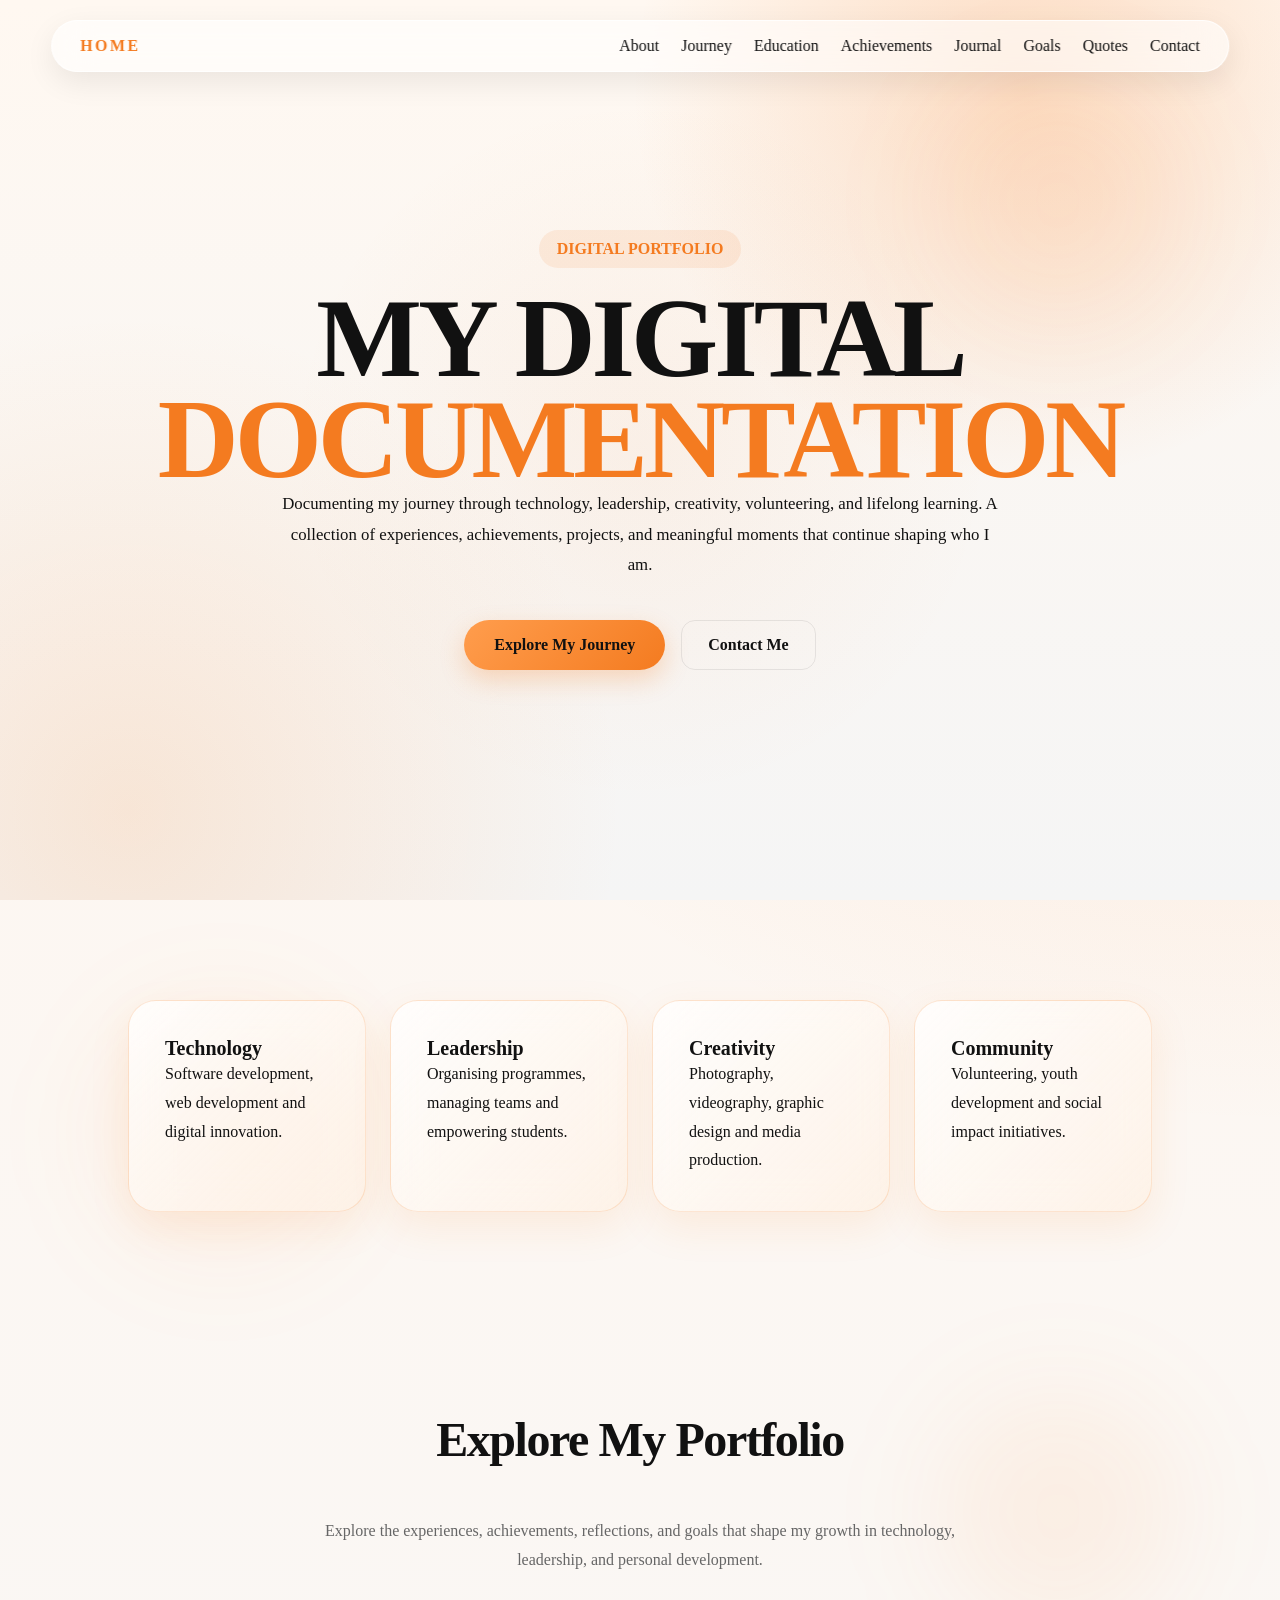
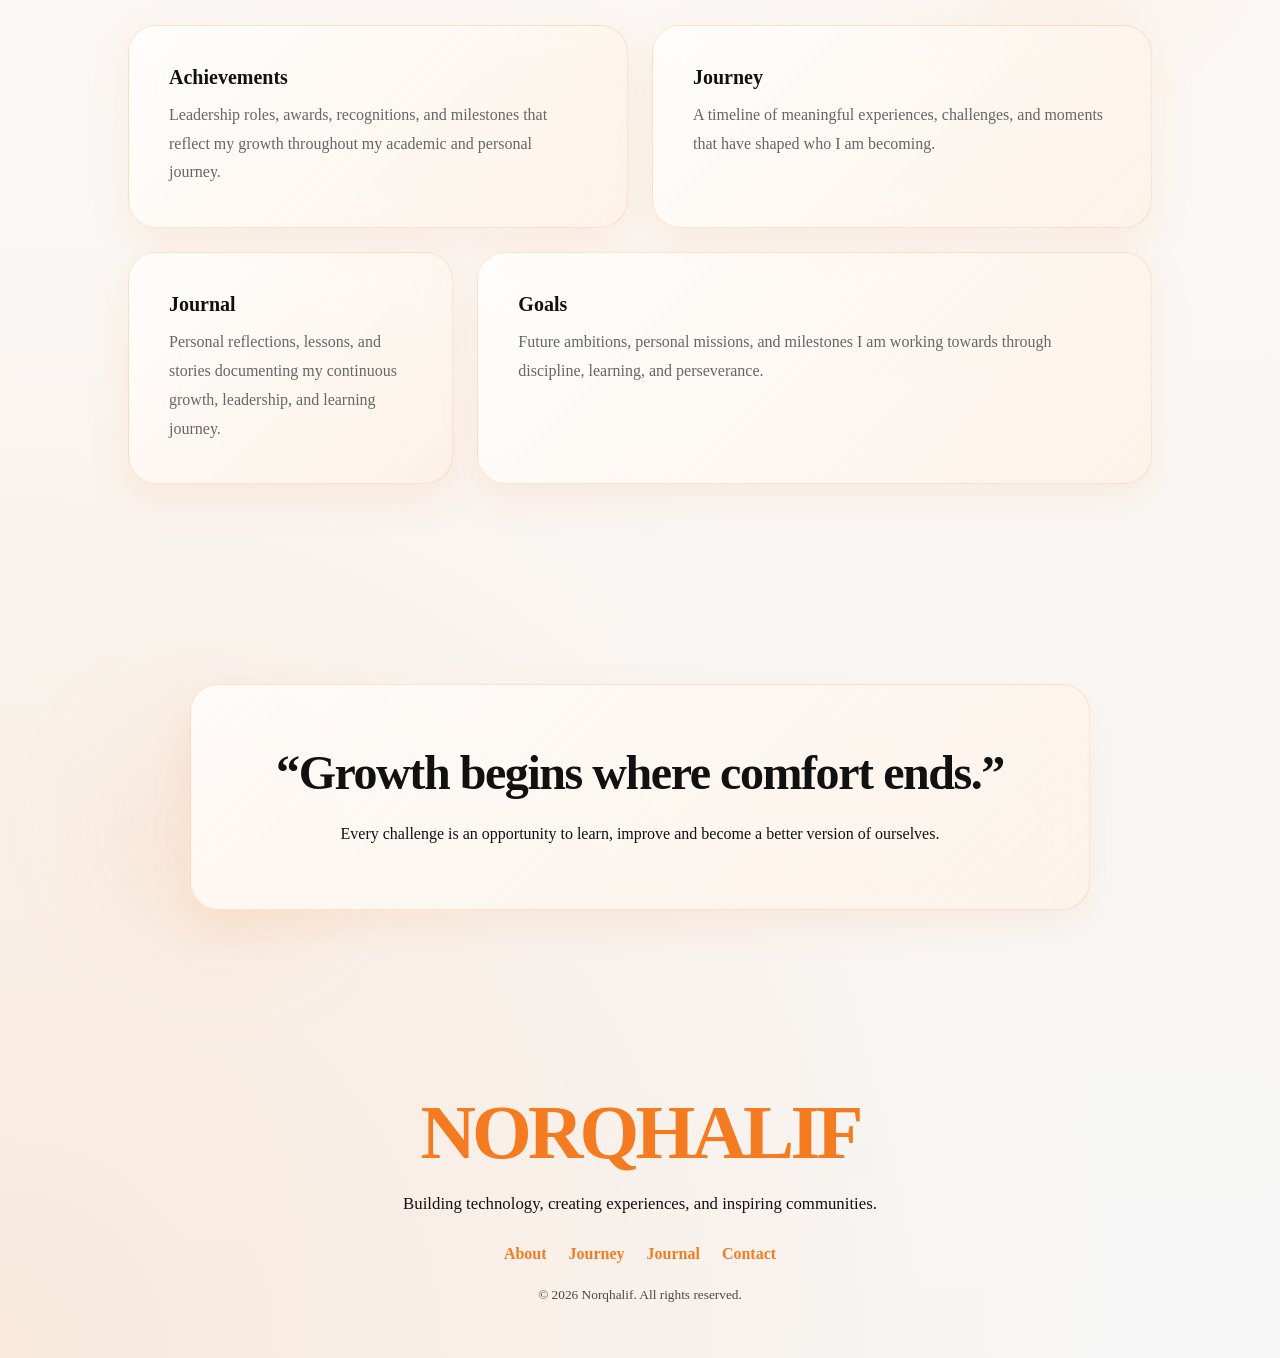
<file: index.html>
<!DOCTYPE html>
<html lang="en">
<head>

<meta charset="UTF-8">
<meta name="viewport" content="width=device-width, initial-scale=1.0">

<title>Norqhalif | Portfolio</title>

<link rel="preconnect" href="https://fonts.googleapis.com">
<link rel="preconnect" href="https://fonts.gstatic.com" crossorigin>

<link href="https://fonts.googleapis.com/css2?family=Outfit:wght@300;400;500;600;700;800;900&display=swap" rel="stylesheet">

<link rel="stylesheet" href="assets/css/style.css">

</head>

<body>

<div class="bg-gradient"></div>

<!-- NAVIGATION -->

<nav class="navbar">

    <a href="index.html" class="logo">
        HOME
    </a>

    <button class="menu-toggle" onclick="toggleMenu()">
        ☰
    </button>

    <ul class="nav-links" id="navLinks">
        <li><a href="pages/about.html">About</a></li>
        <li><a href="pages/journey.html">Journey</a></li>
        <li><a href="pages/education.html">Education</a></li>
        <li><a href="pages/achievements.html">Achievements</a></li>
        <li><a href="pages/journal.html">Journal</a></li>
        <li><a href="pages/goals.html">Goals</a></li>
        <li><a href="pages/quotes.html">Quotes</a></li>
        <li><a href="pages/contact.html">Contact</a></li>
    </ul>

</nav>

<!-- HERO -->

<section class="hero">


    <div class="hero-content">

        <span class="hero-tag">
            DIGITAL PORTFOLIO
        </span>

        <h1>
            MY DIGITAL<br>
            <span class="accent">DOCUMENTATION</span>
        </h1>

        <p class="description">
            Documenting my journey through technology, leadership,
            creativity, volunteering, and lifelong learning.
            A collection of experiences, achievements, projects,
            and meaningful moments that continue shaping who I am.
        </p>

        <div class="hero-buttons">

            <a href="pages/about.html" class="btn-primary">
                Explore My Journey
            </a>

            <a href="pages/contact.html" class="btn-secondary">
                Contact Me
            </a>

        </div>

    </div>

</section>

<!-- STATS -->

<section class="stats">

    <div class="stat-card">
        <h3>Technology</h3>
        <p>
            Software development, web development and digital innovation.
        </p>
    </div>

    <div class="stat-card">
        <h3>Leadership</h3>
        <p>
            Organising programmes, managing teams and empowering students.
        </p>
    </div>

    <div class="stat-card">
        <h3>Creativity</h3>
        <p>
            Photography, videography, graphic design and media production.
        </p>
    </div>

    <div class="stat-card">
        <h3>Community</h3>
        <p>
            Volunteering, youth development and social impact initiatives.
        </p>
    </div>

</section>

<!-- FEATURED -->

<section class="featured">

    <h2>Explore My Portfolio</h2>

    <p class="section-subtitle">
        Explore the experiences, achievements, reflections, and goals that shape my growth in technology, leadership, and personal development.
    </p>

    <div class="featured-grid">

        <a href="pages/achievements.html" class="feature-card">

            <h3>Achievements</h3>

            <p>
                Leadership roles, awards, recognitions, and milestones that reflect my growth throughout my academic and personal journey.
            </p>

        </a>

        <a href="pages/journey.html" class="feature-card">

            <h3>Journey</h3>

            <p>
                A timeline of meaningful experiences, challenges, and moments that have shaped who I am becoming.
            </p>

        </a>

        <a href="pages/journal.html" class="feature-card">

            <h3>Journal</h3>

            <p>
                Personal reflections, lessons, and stories documenting my continuous growth, leadership, and learning journey.
            </p>

        </a>

        <a href="pages/goals.html" class="feature-card">

            <h3>Goals</h3>

            <p>
                Future ambitions, personal missions, and milestones I am working towards through discipline, learning, and perseverance.
            </p>

        </a>

    </div>

</section>

<!-- QUOTE -->

<section class="quote-section">

    <div class="quote-card">

        <h2>
            “Growth begins where comfort ends.”
        </h2>

        <p>
            Every challenge is an opportunity to learn,
            improve and become a better version of ourselves.
        </p>

    </div>

</section>

<!-- FOOTER -->

<footer>

    <h2>NORQHALIF</h2>

    <p>
        Building technology, creating experiences,
        and inspiring communities.
    </p>

    <div class="footer-links">

        <a href="pages/about.html">About</a>
        <a href="pages/journey.html">Journey</a>
        <a href="pages/journal.html">Journal</a>
        <a href="pages/contact.html">Contact</a>

    </div>

    <small>
        © 2026 Norqhalif. All rights reserved.
    </small>

</footer>

<div class="cursor-glow"></div>

<script src="assets/js/particles.js"></script>
<script src="assets/js/app.js"></script>
<script src="assets/js/script.js"></script>

<script>
function toggleMenu(){
    const navLinks = document.getElementById("navLinks");
    const menuButton = document.querySelector(".menu-toggle");

    navLinks.classList.toggle("active");

    if(navLinks.classList.contains("active")){
        menuButton.innerHTML = "×";
    }else{
        menuButton.innerHTML = "☰";
    }
}
</script>

</body>
</html>
</file>
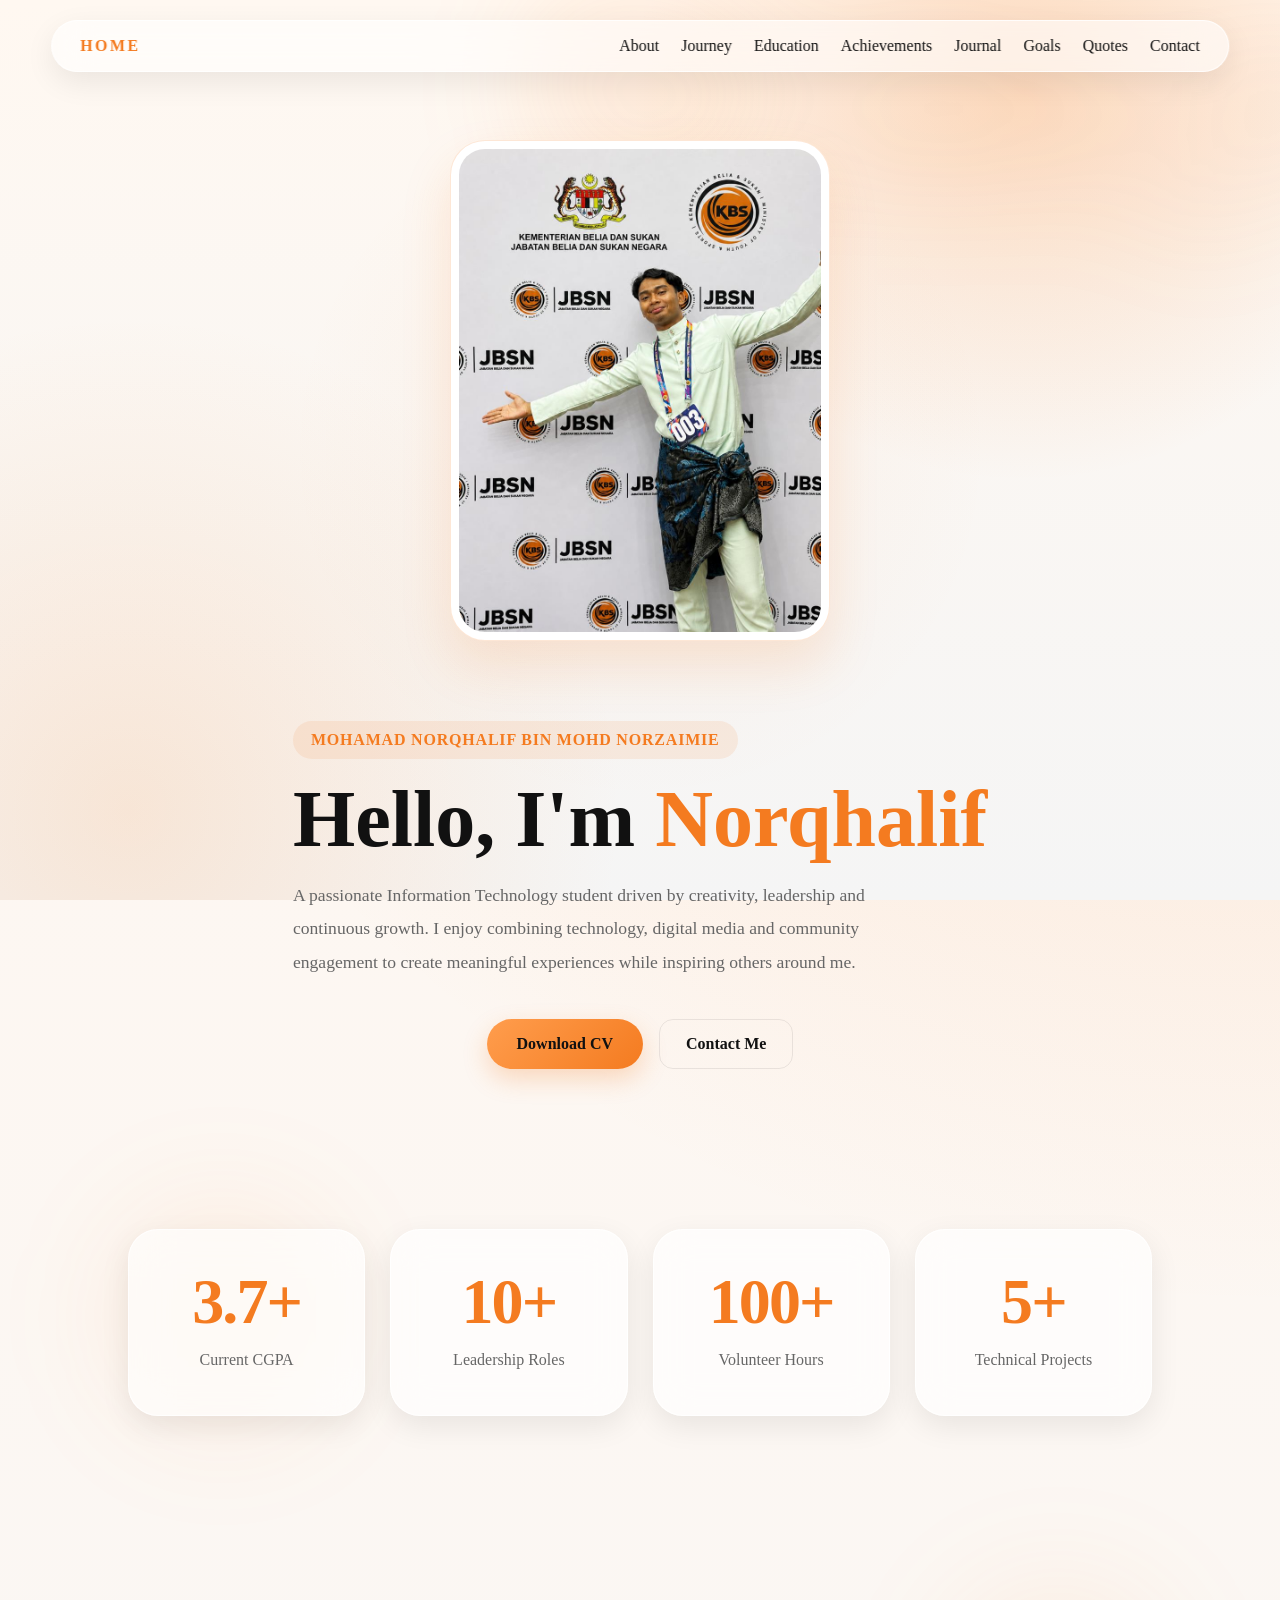
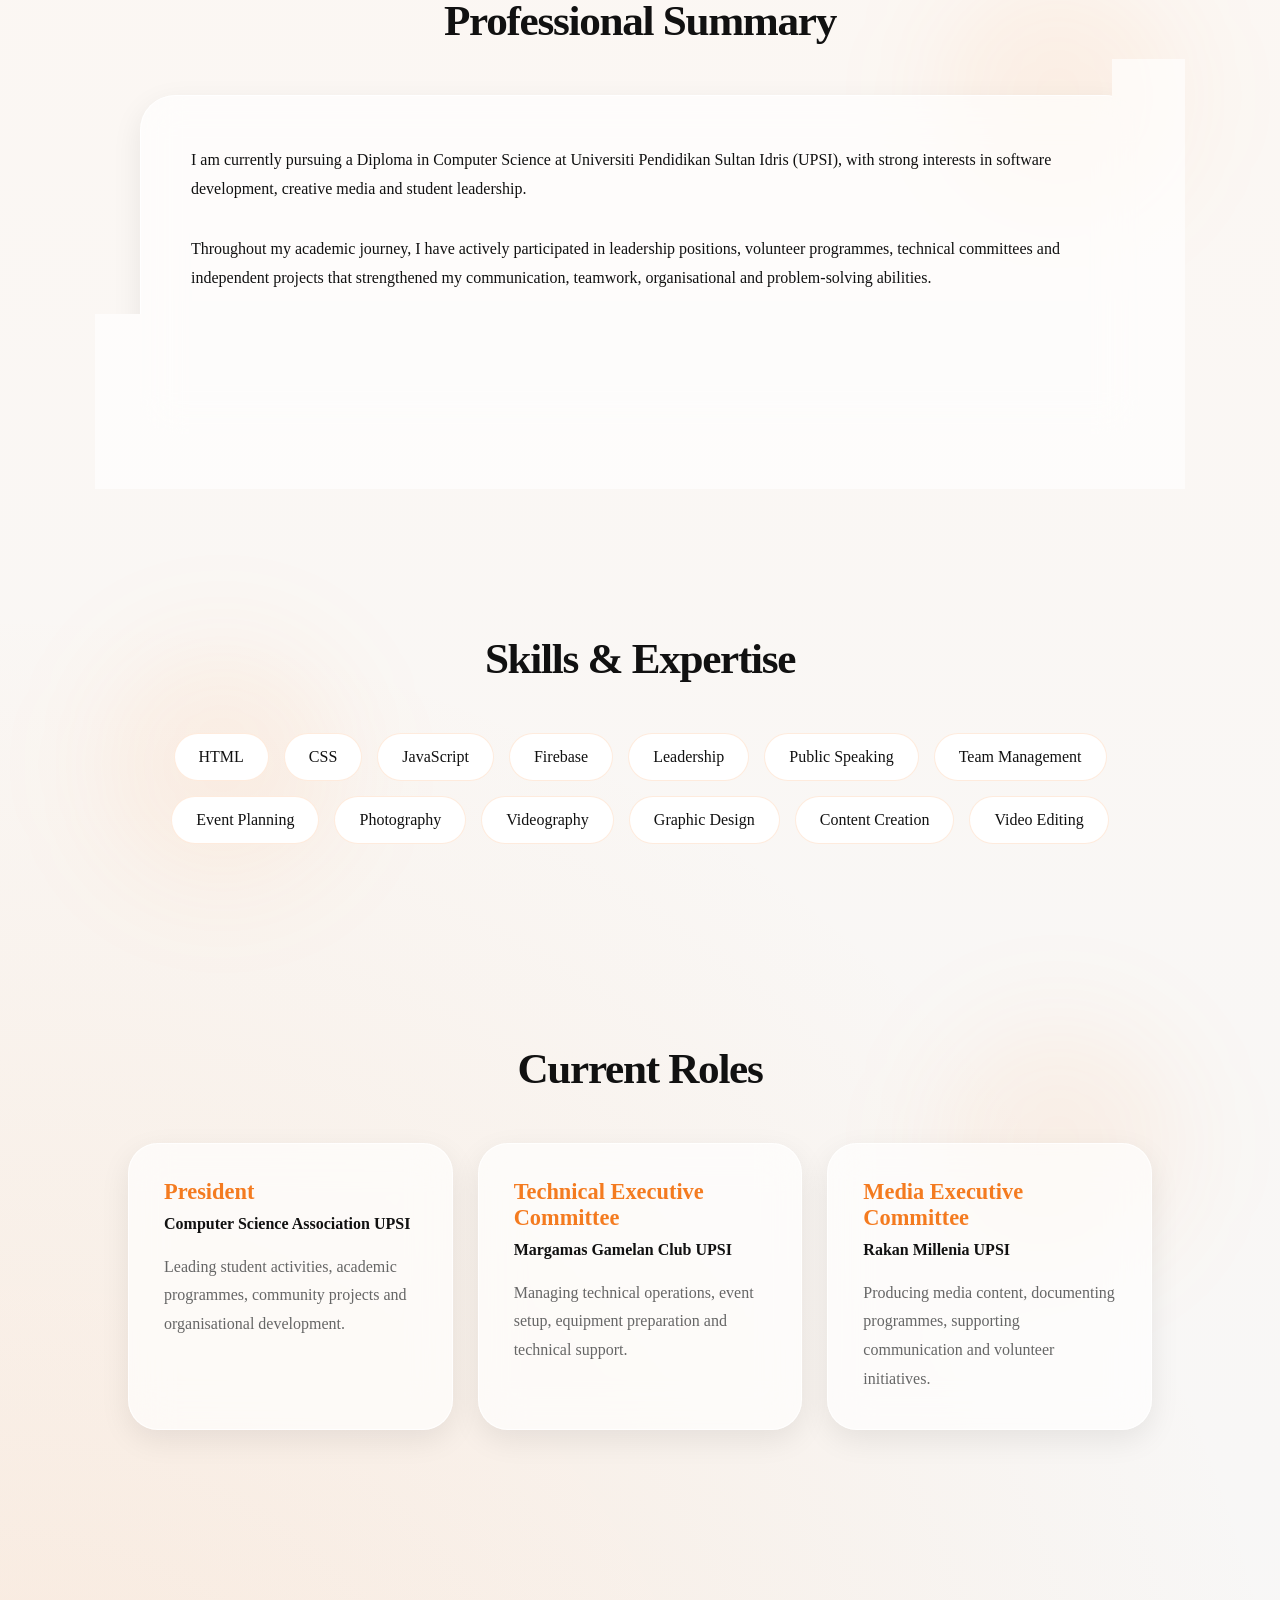
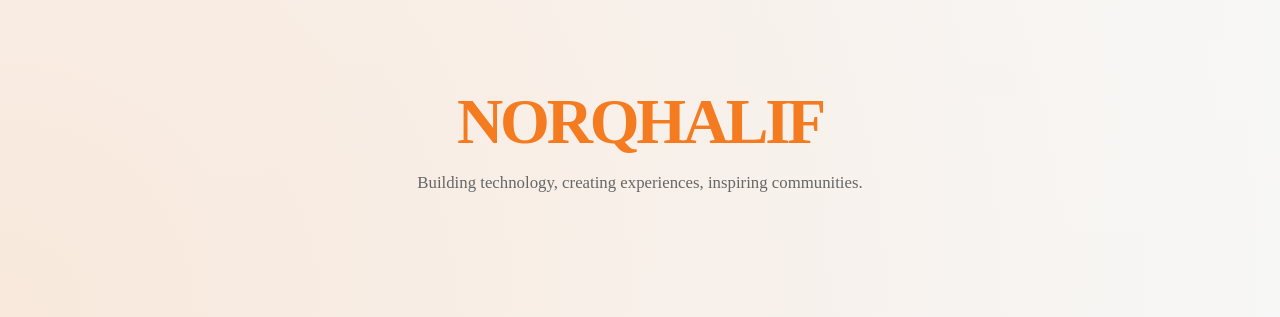
<file: pages/about.html>
<!DOCTYPE html>
<html lang="en">
<head>
<meta charset="UTF-8">
<meta name="viewport" content="width=device-width, initial-scale=1.0">

<title>About | Norqhalif</title>

<link rel="preconnect" href="https://fonts.googleapis.com">
<link rel="preconnect" href="https://fonts.gstatic.com" crossorigin>

<link href="https://fonts.googleapis.com/css2?family=Inter:wght@300;400;500;600;700;800;900&display=swap" rel="stylesheet">

<link rel="stylesheet" href="../assets/css/style.css">
<link rel="stylesheet" href="../assets/css/about.css">

</head>
<body>

<div class="bg-gradient"></div>

<nav class="navbar">

    <a href="../index.html" class="logo">
        HOME
    </a>

    <button class="menu-toggle" onclick="toggleMenu()">
        ☰
    </button>

    <ul class="nav-links" id="navLinks">
        <li><a href="about.html">About</a></li>
        <li><a href="journey.html">Journey</a></li>
        <li><a href="education.html">Education</a></li>
        <li><a href="achievements.html">Achievements</a></li>
        <li><a href="journal.html">Journal</a></li>
        <li><a href="goals.html">Goals</a></li>
        <li><a href="quotes.html">Quotes</a></li>
        <li><a href="contact.html">Contact</a></li>
    </ul>

</nav>

<section class="about-hero">

    <div class="profile-card">

        <img
        src="../assets/images/profile/profile.jpeg"
        alt="Norqhalif">

    </div>

    <div class="about-content">

        <span class="tag">
            MOHAMAD NORQHALIF BIN MOHD NORZAIMIE
        </span>

        <h1>
Hello, I'm
<span class="accent">Norqhalif</span>
</h1>

        <p class="intro">
            A passionate Information Technology student driven by creativity,
            leadership and continuous growth. I enjoy combining technology,
            digital media and community engagement to create meaningful
            experiences while inspiring others around me.
        </p>

        <div class="hero-buttons">

            <a href="../assets/files/NORQHALIF_CV.pdf" class="btn-primary" download>
                Download CV
            </a>

            <a href="contact.html" class="btn-secondary">
                Contact Me
            </a>

        </div>

    </div>

</section>

<section class="stats-section">

    <div class="stat-box">
        <h2>3.7+</h2>
        <p>Current CGPA</p>
    </div>

    <div class="stat-box">
        <h2>10+</h2>
        <p>Leadership Roles</p>
    </div>

    <div class="stat-box">
        <h2>100+</h2>
        <p>Volunteer Hours</p>
    </div>

    <div class="stat-box">
        <h2>5+</h2>
        <p>Technical Projects</p>
    </div>

</section>

<section class="about-section">

    <h2>Professional Summary</h2>

    <div class="glass-panel">

        <p>
            I am currently pursuing a Diploma in Computer Science at
            Universiti Pendidikan Sultan Idris (UPSI), with strong interests
            in software development, creative media and student leadership.
        </p>

        <br>

        <p>
            Throughout my academic journey, I have actively participated in
            leadership positions, volunteer programmes, technical committees
            and independent projects that strengthened my communication,
            teamwork, organisational and problem-solving abilities.
        </p>

        <br>

        <p>
            I am passionate about continuous self-development and aspire to
            gain international exposure through youth exchange programmes
            while contributing meaningfully to technological innovation,
            youth empowerment and community growth.
        </p>

    </div>

</section>

<section class="skills-section">

    <h2>Skills & Expertise</h2>

    <div class="skills-grid">

        <div class="skill">HTML</div>
        <div class="skill">CSS</div>
        <div class="skill">JavaScript</div>
        <div class="skill">Firebase</div>

        <div class="skill">Leadership</div>
        <div class="skill">Public Speaking</div>
        <div class="skill">Team Management</div>
        <div class="skill">Event Planning</div>

        <div class="skill">Photography</div>
        <div class="skill">Videography</div>
        <div class="skill">Graphic Design</div>
        <div class="skill">Content Creation</div>
        <div class="skill">Video Editing</div>


    </div>

</section>

<section class="roles-section">

    <h2>Current Roles</h2>

    <div class="roles-grid">

        <div class="role-card">

            <h3>
                President
            </h3>

            <h4>
                Computer Science Association UPSI
            </h4>

            <p>
                Leading student activities, academic programmes,
                community projects and organisational development.
            </p>

        </div>

        <div class="role-card">

            <h3>
                Technical Executive Committee
            </h3>

            <h4>
                Margamas Gamelan Club UPSI
            </h4>

            <p>
                Managing technical operations, event setup,
                equipment preparation and technical support.
            </p>

        </div>

        <div class="role-card">

            <h3>
                Media Executive Committee
            </h3>

            <h4>
                Rakan Millenia UPSI
            </h4>

            <p>
                Producing media content, documenting programmes,
                supporting communication and volunteer initiatives.
            </p>

        </div>

    </div>

</section>


<footer class="page-footer">

    <h3>NORQHALIF</h3>

    <p>
        Building technology, creating experiences,
        inspiring communities.
    </p>

</footer>

<script src="../assets/js/app.js"></script>
<script src="../assets/js/script.js"></script>
<script>
function toggleMenu(){
    const navLinks = document.getElementById("navLinks");
    const menuButton = document.querySelector(".menu-toggle");

    navLinks.classList.toggle("active");

    if(navLinks.classList.contains("active")){
        menuButton.innerHTML = "×";
    }else{
        menuButton.innerHTML = "☰";
    }
}
</script>

</body>
</html>
</file>
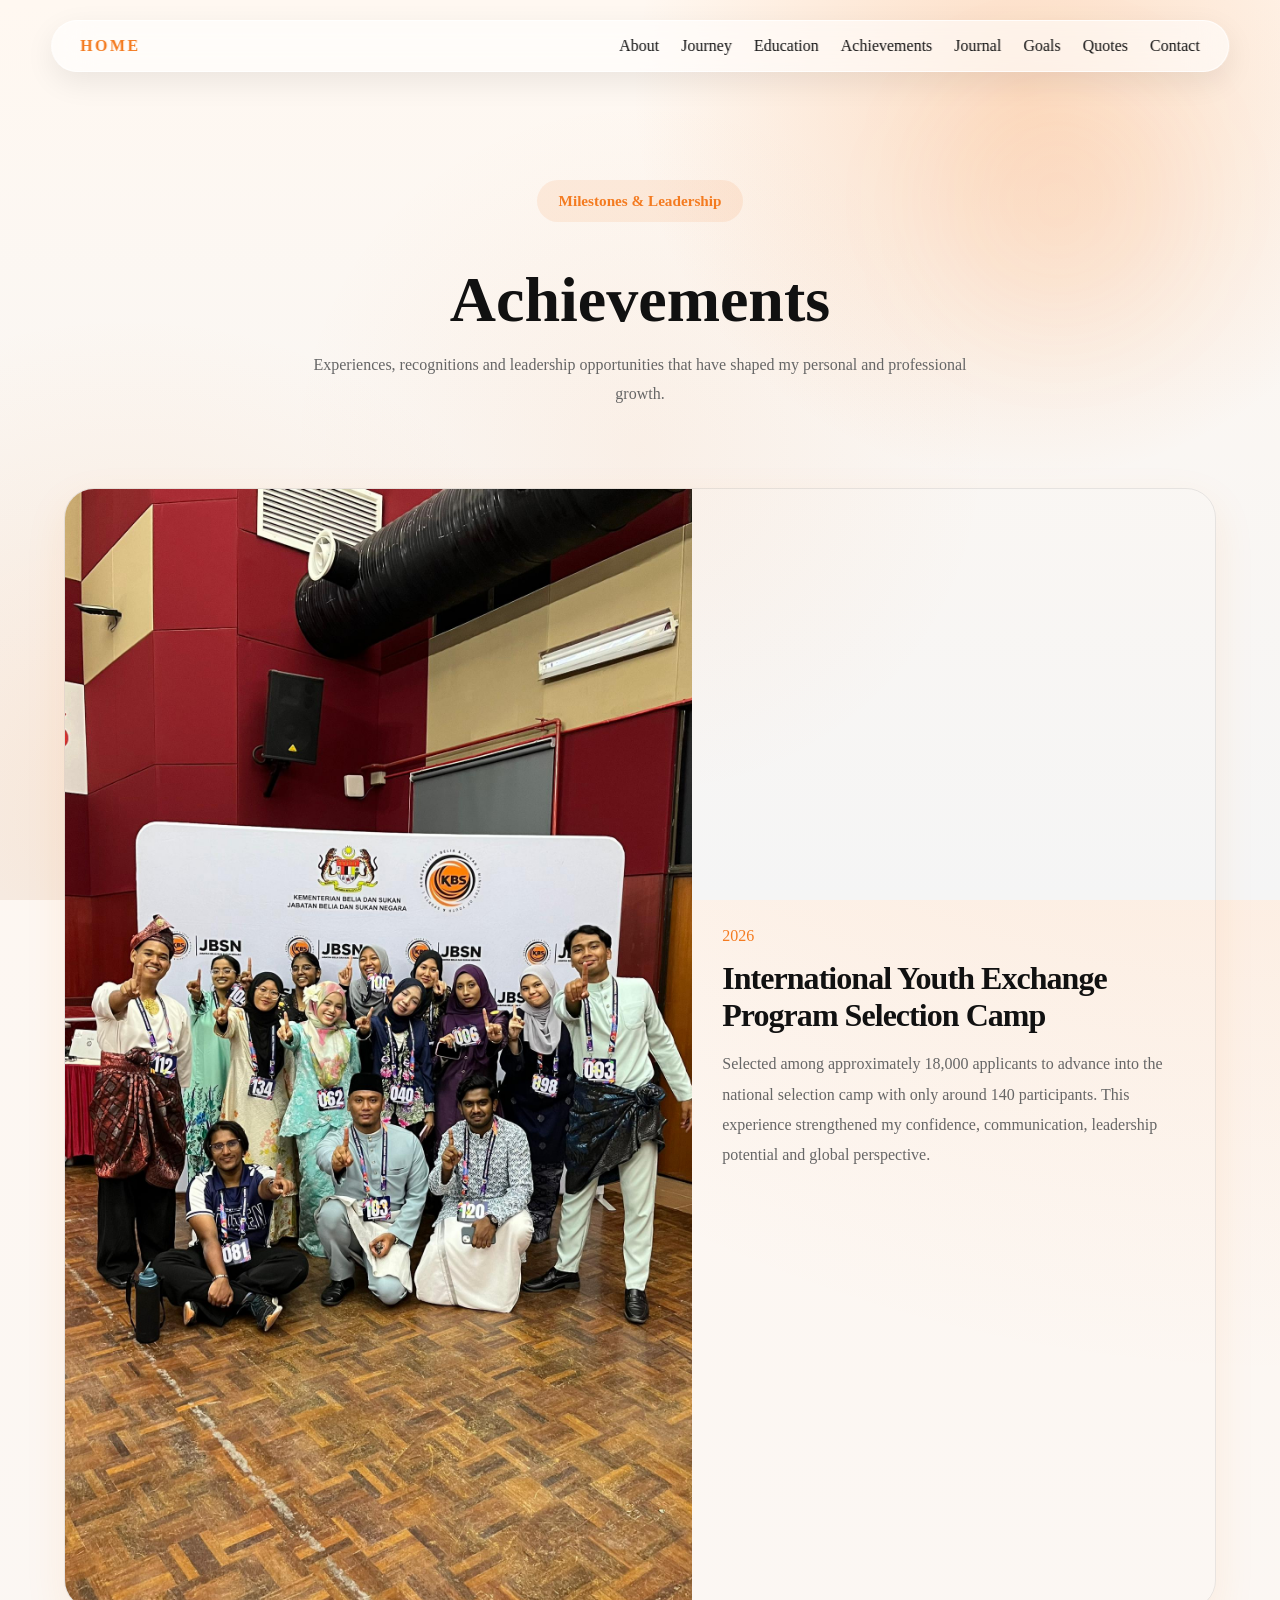
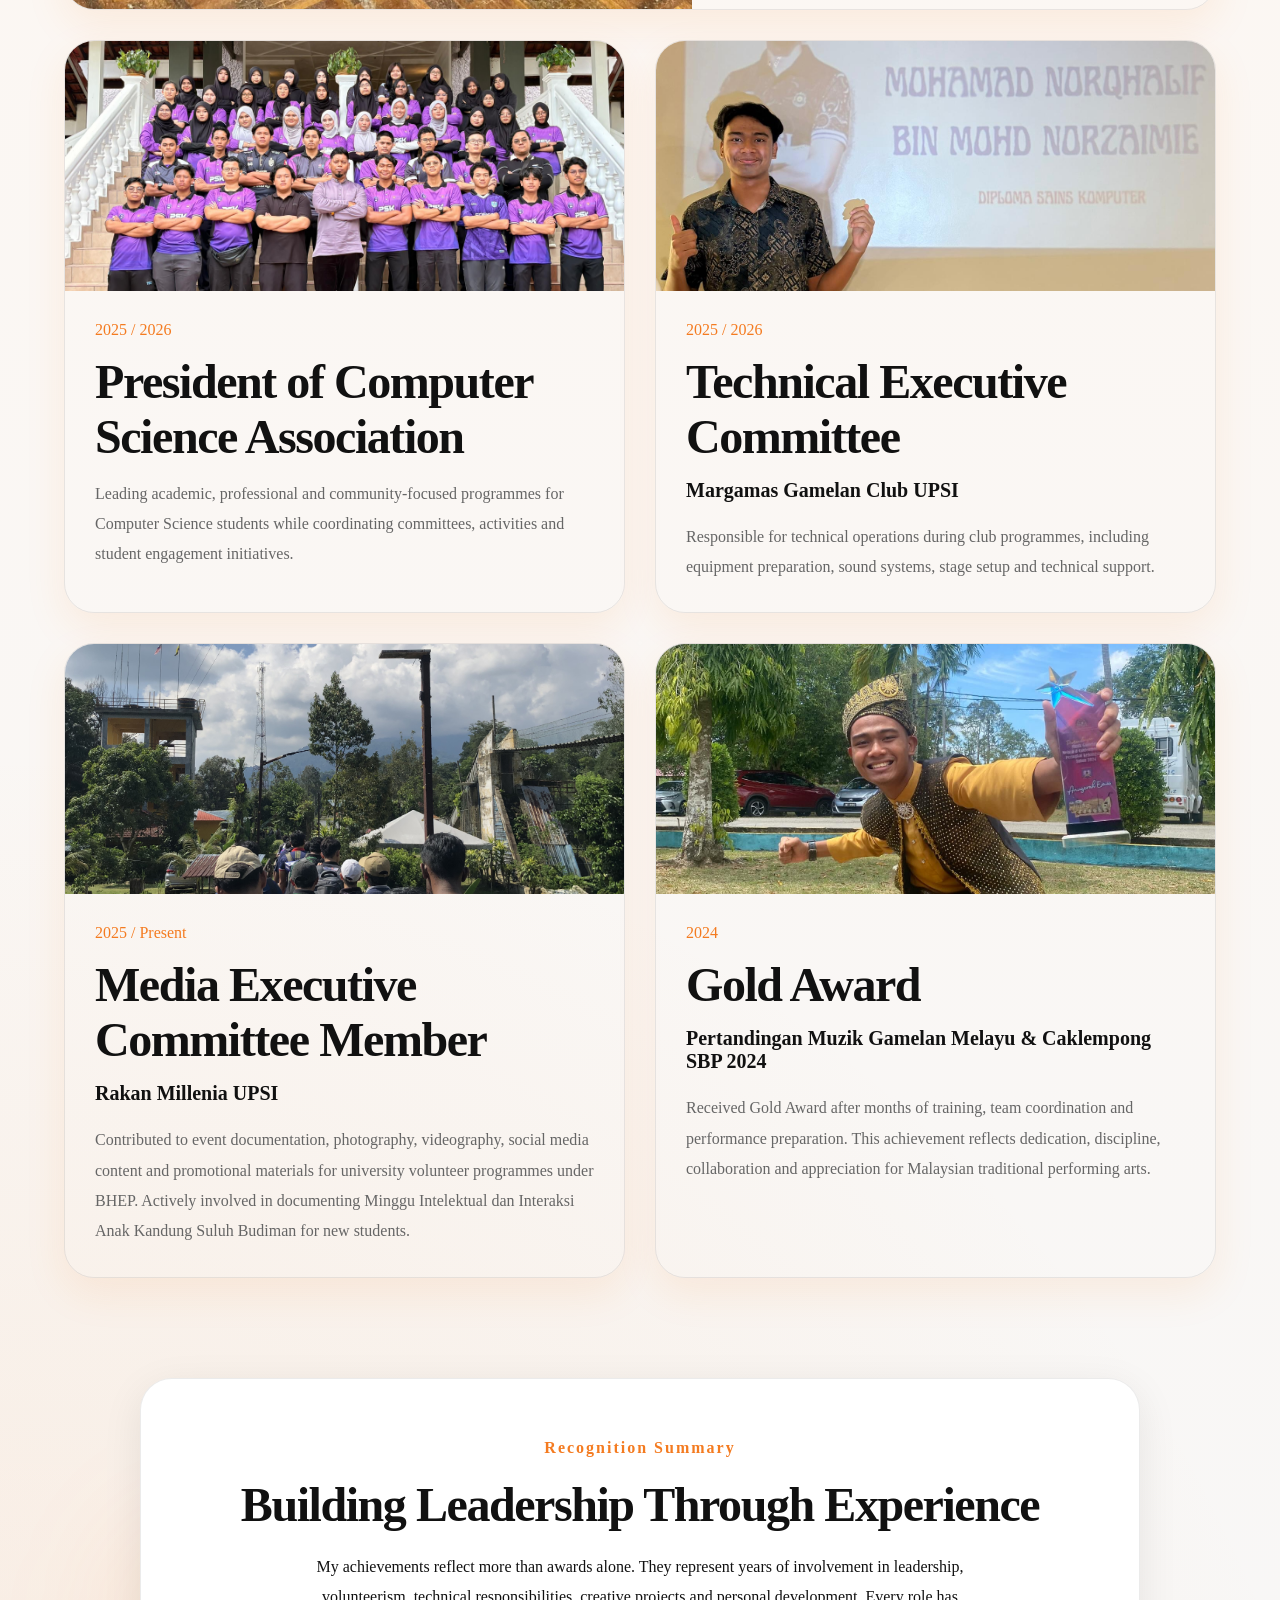
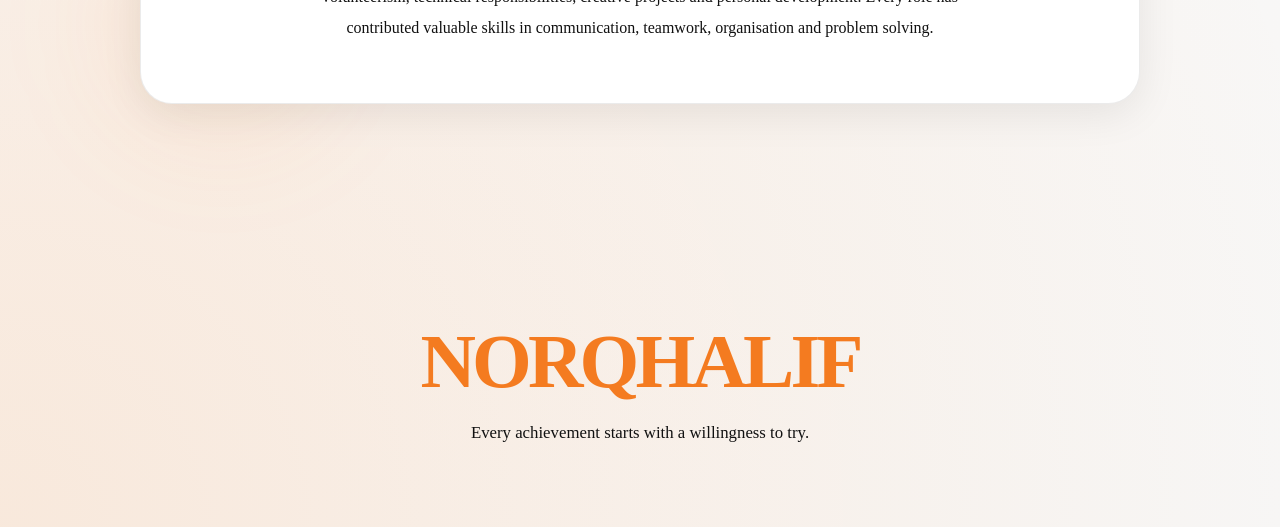
<file: pages/achievements.html>
<!DOCTYPE html>
<html lang="en">
<head>

<meta charset="UTF-8">
<meta name="viewport" content="width=device-width, initial-scale=1.0">

<title>Achievements | Norqhalif</title>

<link rel="preconnect" href="https://fonts.googleapis.com">
<link rel="preconnect" href="https://fonts.gstatic.com" crossorigin>

<link href="https://fonts.googleapis.com/css2?family=Inter:wght@300;400;500;600;700;800;900&display=swap" rel="stylesheet">

<link rel="stylesheet" href="../assets/css/style.css">
<link rel="stylesheet" href="../assets/css/achievements.css">

</head>

<body>

<div class="bg-gradient"></div>

<nav class="navbar">

    <a href="../index.html" class="logo">
        HOME
    </a>

    <button class="menu-toggle" onclick="toggleMenu()">
        ☰
    </button>

    <ul class="nav-links" id="navLinks">
        <li><a href="about.html">About</a></li>
        <li><a href="journey.html">Journey</a></li>
        <li><a href="education.html">Education</a></li>
        <li><a href="achievements.html">Achievements</a></li>
        <li><a href="journal.html">Journal</a></li>
        <li><a href="goals.html">Goals</a></li>
        <li><a href="quotes.html">Quotes</a></li>
        <li><a href="contact.html">Contact</a></li>
    </ul>

</nav>

<section class="achievement-header">

<span class="section-tag">
Milestones & Leadership
</span>

<h1>
Achievements
</h1>

<p>
Experiences, recognitions and leadership opportunities
that have shaped my personal and professional growth.
</p>

</section>

<div class="achievement-grid">

<!-- Youth Exchange -->

<div class="achievement-card">

<div class="achievement-image">
<img src="../assets/images/achievements/youth-exchange.jpg" alt="">
</div>

<div class="achievement-content">

<span class="achievement-year">2026</span>

<h2>
International Youth Exchange Program Selection Camp
</h2>

<p>
Selected among approximately 18,000 applicants to advance
into the national selection camp with only around 140 participants.

This experience strengthened my confidence, communication,
leadership potential and global perspective.
</p>

</div>

</div>

<!-- President -->

<div class="achievement-card">

<div class="achievement-image">
<img src="../assets/images/achievements/president.jpg" alt="">
</div>

<div class="achievement-content">

<span class="achievement-year">2025 / 2026</span>

<h2>
President of Computer Science Association
</h2>

<p>
Leading academic, professional and community-focused programmes
for Computer Science students while coordinating committees,
activities and student engagement initiatives.
</p>

</div>

</div>

<!-- Margamas -->

<div class="achievement-card">

<div class="achievement-image">
<img src="../assets/images/achievements/margamas.jpg" alt="">
</div>

<div class="achievement-content">

<span class="achievement-year">2025 / 2026</span>

<h2>
Technical Executive Committee
</h2>

<h3>Margamas Gamelan Club UPSI</h3>

<p>
Responsible for technical operations during club programmes,
including equipment preparation, sound systems, stage setup
and technical support.
</p>

</div>

</div>

<!-- Rakan Millenia -->

<div class="achievement-card">

<div class="achievement-image">
<img src="../assets/images/achievements/rakan-millenia.jpg" alt="">
</div>

<div class="achievement-content">

<span class="achievement-year">2025 / Present</span>

<h2>
Media Executive Committee Member
</h2>

<h3>Rakan Millenia UPSI</h3>

<p>
Contributed to event documentation, photography, videography,
social media content and promotional materials for university
volunteer programmes under BHEP.

Actively involved in documenting Minggu Intelektual dan
Interaksi Anak Kandung Suluh Budiman for new students.
</p>

</div>

</div>

<!-- Gamelan -->

<div class="achievement-card">

<div class="achievement-image">
<img src="../assets/images/achievements/gamelan.jpg" alt="">
</div>

<div class="achievement-content">

<span class="achievement-year">2024</span>

<h2>
Gold Award
</h2>

<h3>
Pertandingan Muzik Gamelan Melayu &
Caklempong SBP 2024
</h3>

<p>
Received Gold Award after months of training,
team coordination and performance preparation.

This achievement reflects dedication, discipline,
collaboration and appreciation for Malaysian
traditional performing arts.
</p>

</div>

</div>

</div>

<section class="recognition-section">

    <div class="recognition-card">

        <span class="section-tag">
            Recognition Summary
        </span>

        <h2>
            Building Leadership Through Experience
        </h2>

        <p>
            My achievements reflect more than awards alone.
            They represent years of involvement in leadership,
            volunteerism, technical responsibilities, creative
            projects and personal development. Every role has
            contributed valuable skills in communication,
            teamwork, organisation and problem solving.
        </p>

    </div>

</section>

<footer class="page-footer">

<h3>NORQHALIF</h3>

<p>
Every achievement starts with a willingness to try.
</p>

</footer>

<script src="../assets/js/app.js"></script>
<script src="../assets/js/script.js"></script>
<script>
function toggleMenu(){
    const navLinks = document.getElementById("navLinks");
    const menuButton = document.querySelector(".menu-toggle");

    navLinks.classList.toggle("active");

    if(navLinks.classList.contains("active")){
        menuButton.innerHTML = "×";
    }else{
        menuButton.innerHTML = "☰";
    }
}
</script>

</body>
</html>
</file>
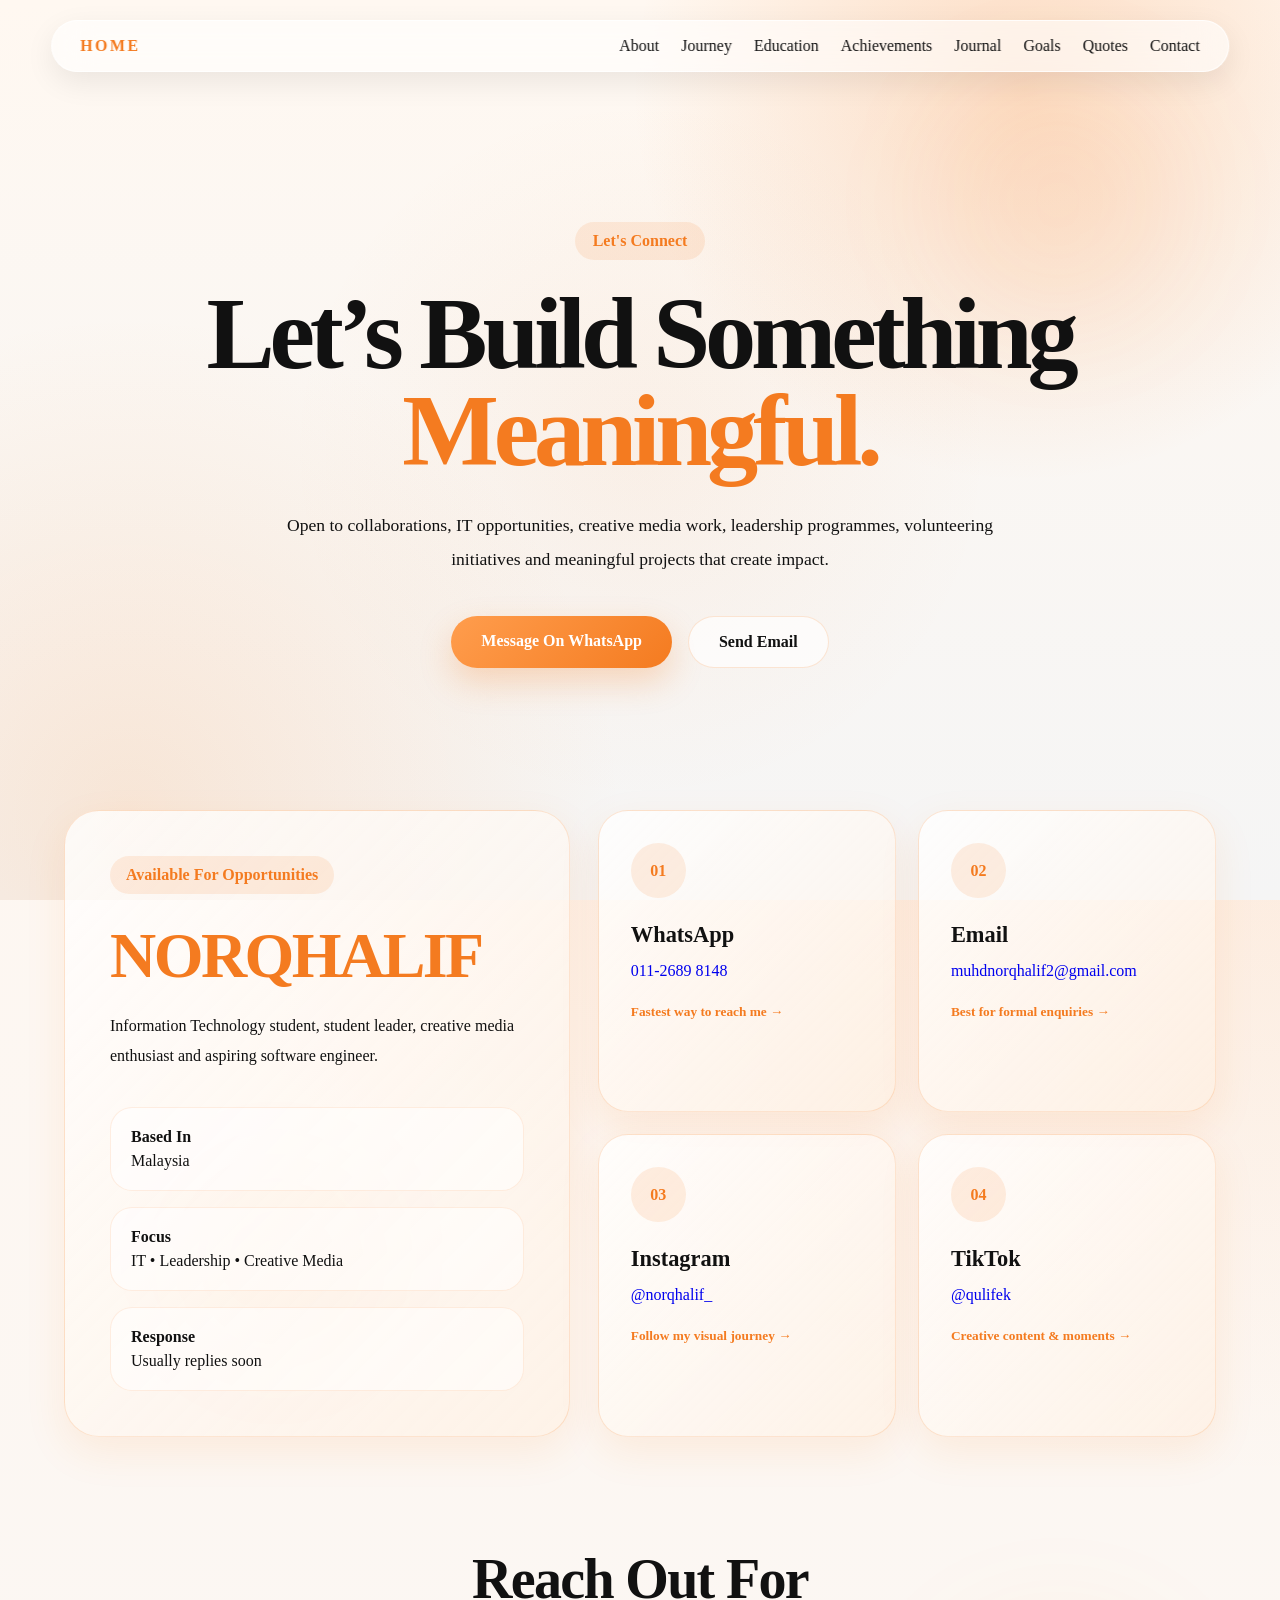
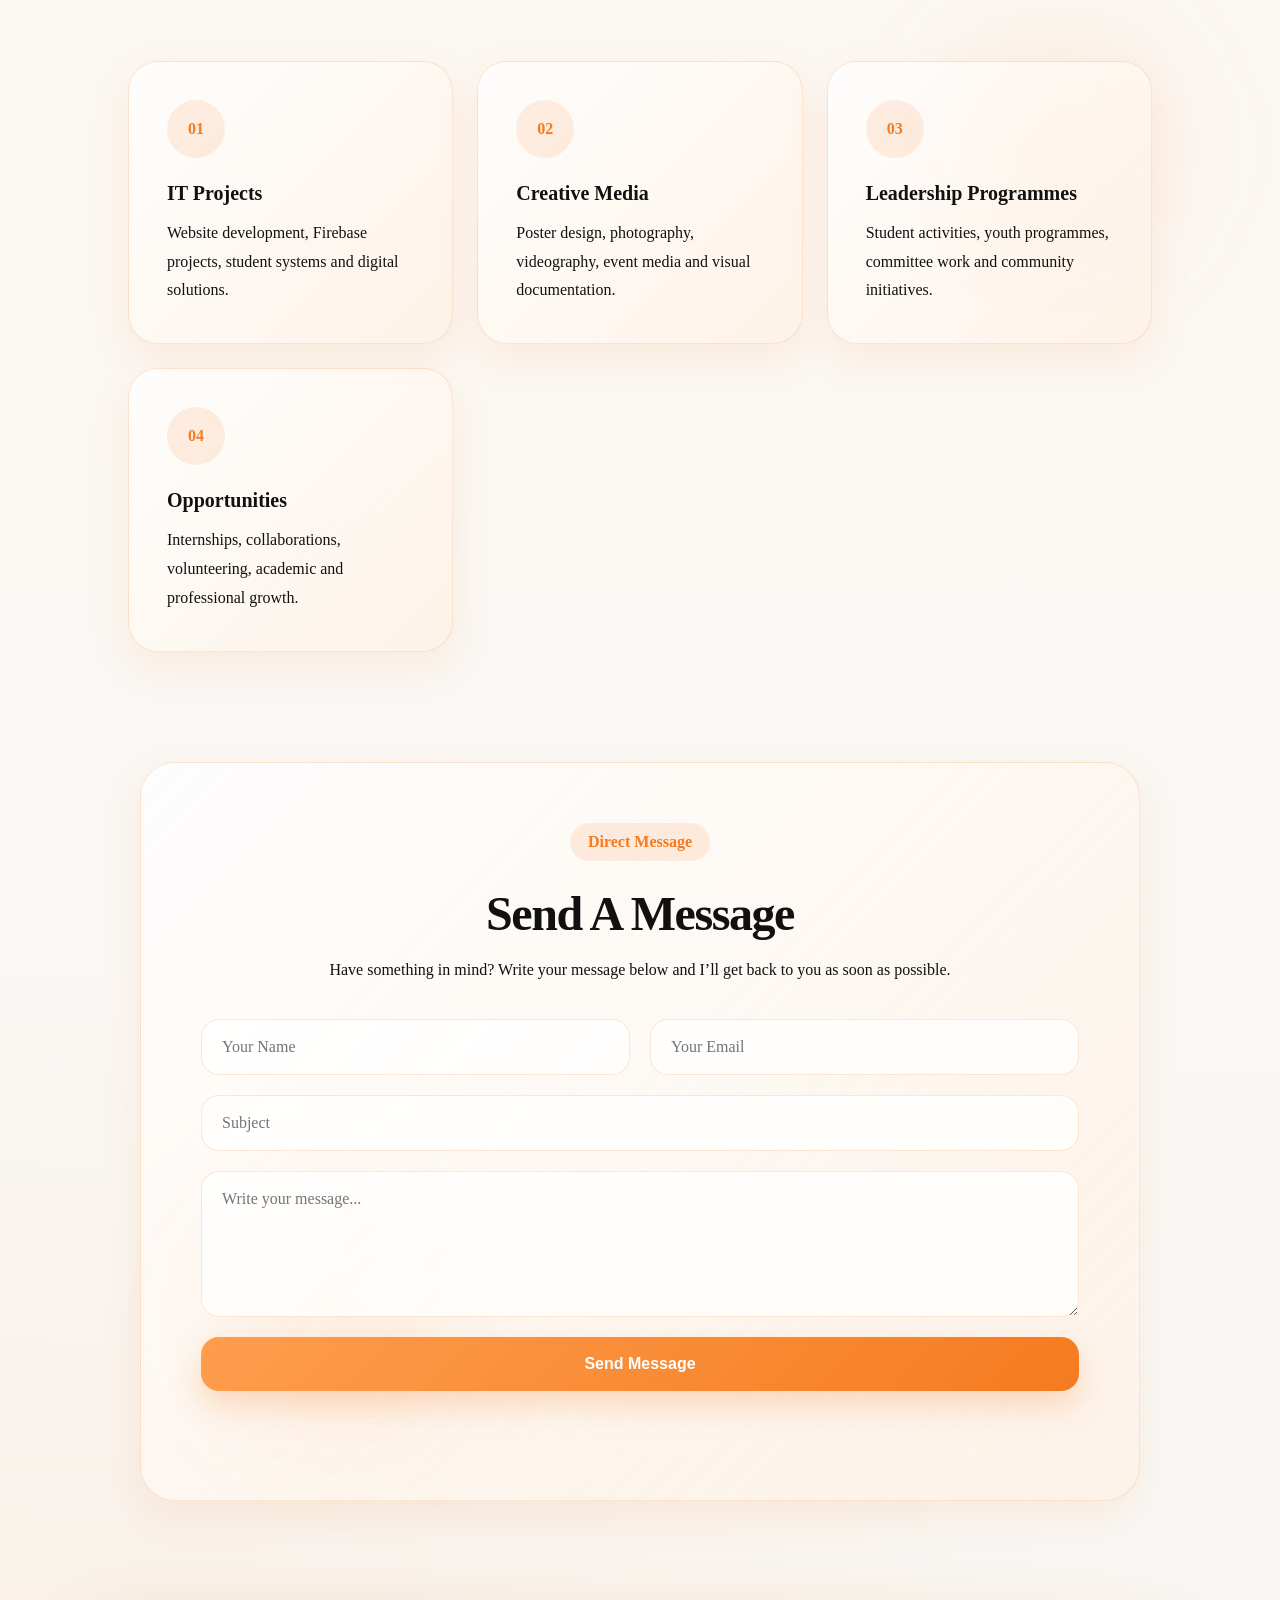
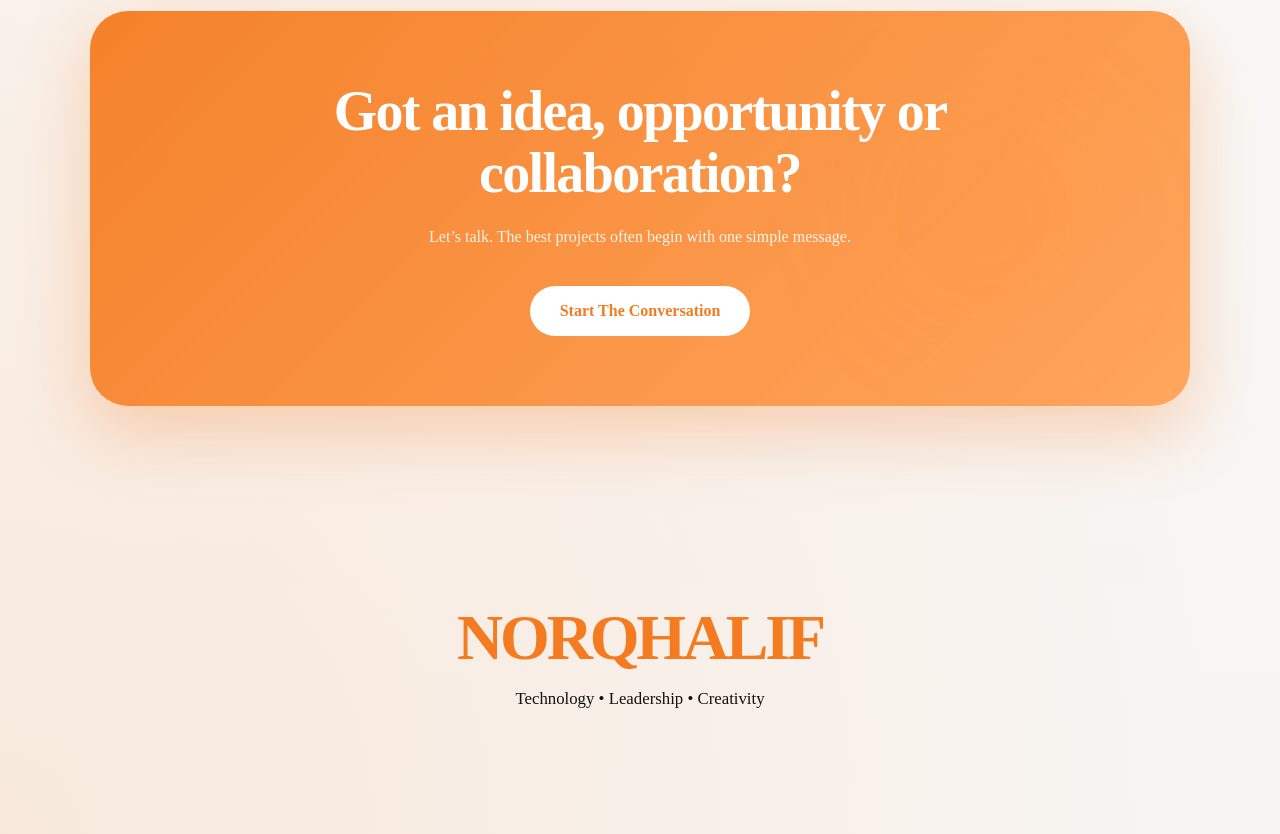
<file: pages/contact.html>
<!DOCTYPE html>
<html lang="en">
<head>

<meta charset="UTF-8">
<meta name="viewport" content="width=device-width, initial-scale=1.0">

<title>Contact | Norqhalif</title>

<link rel="preconnect" href="https://fonts.googleapis.com">
<link rel="preconnect" href="https://fonts.gstatic.com" crossorigin>

<link href="https://fonts.googleapis.com/css2?family=Outfit:wght@300;400;500;600;700;800;900&display=swap" rel="stylesheet">

<link rel="stylesheet" href="../assets/css/style.css">
<link rel="stylesheet" href="../assets/css/contact.css">

</head>

<body>

<div class="bg-gradient"></div>

<nav class="navbar">

    <a href="../index.html" class="logo">
        HOME
    </a>

    <button class="menu-toggle" onclick="toggleMenu()">
        ☰
    </button>

    <ul class="nav-links" id="navLinks">
        <li><a href="about.html">About</a></li>
        <li><a href="journey.html">Journey</a></li>
        <li><a href="education.html">Education</a></li>
        <li><a href="achievements.html">Achievements</a></li>
        <li><a href="journal.html">Journal</a></li>
        <li><a href="goals.html">Goals</a></li>
        <li><a href="quotes.html">Quotes</a></li>
        <li><a href="contact.html">Contact</a></li>
    </ul>

</nav>

<section class="contact-hero">

    <div class="contact-hero-content">

        <span class="section-tag">
            Let's Connect
        </span>

        <h1>
            Let’s Build Something
            <span>Meaningful.</span>
        </h1>

        <p>
            Open to collaborations, IT opportunities, creative media work,
            leadership programmes, volunteering initiatives and meaningful
            projects that create impact.
        </p>

        <div class="hero-contact-actions">

            <a href="https://wa.me/601126898148" target="_blank" class="primary-contact">
                Message On WhatsApp
            </a>

            <a href="mailto:muhdnorqhalif2@gmail.com" class="secondary-contact">
                Send Email
            </a>

        </div>

    </div>

</section>

<section class="contact-showcase">

    <div class="profile-contact-card">

        <div class="profile-badge">
            Available For Opportunities
        </div>

        <h2>NORQHALIF</h2>

        <p>
            Information Technology student, student leader,
            creative media enthusiast and aspiring software engineer.
        </p>

        <div class="contact-highlight-list">

            <div>
                <strong>Based In</strong>
                <span>Malaysia</span>
            </div>

            <div>
                <strong>Focus</strong>
                <span>IT • Leadership • Creative Media</span>
            </div>

            <div>
                <strong>Response</strong>
                <span>Usually replies soon</span>
            </div>

        </div>

    </div>

    <div class="quick-contact-grid">

        <a href="https://wa.me/601126898148" target="_blank" class="quick-card">

            <span>01</span>

            <h3>WhatsApp</h3>

            <p>
                011-2689 8148
            </p>

            <small>
                Fastest way to reach me →
            </small>

        </a>

        <a href="mailto:muhdnorqhalif2@gmail.com" class="quick-card">

            <span>02</span>

            <h3>Email</h3>

            <p>
                muhdnorqhalif2@gmail.com
            </p>

            <small>
                Best for formal enquiries →
            </small>

        </a>

        <a href="https://instagram.com/norqhalif_" target="_blank" class="quick-card">

            <span>03</span>

            <h3>Instagram</h3>

            <p>
                @norqhalif_
            </p>

            <small>
                Follow my visual journey →
            </small>

        </a>

        <a href="https://www.tiktok.com/@qulifek" target="_blank" class="quick-card">

            <span>04</span>

            <h3>TikTok</h3>

            <p>
                @qulifek
            </p>

            <small>
                Creative content & moments →
            </small>

        </a>

    </div>

</section>

<section class="collaboration-section">

    <h2>
        Reach Out For
    </h2>

    <div class="collab-grid">

        <div class="collab-card">
            <span>01</span>
            <h3>IT Projects</h3>
            <p>
                Website development, Firebase projects,
                student systems and digital solutions.
            </p>
        </div>

        <div class="collab-card">
            <span>02</span>
            <h3>Creative Media</h3>
            <p>
                Poster design, photography, videography,
                event media and visual documentation.
            </p>
        </div>

        <div class="collab-card">
            <span>03</span>
            <h3>Leadership Programmes</h3>
            <p>
                Student activities, youth programmes,
                committee work and community initiatives.
            </p>
        </div>

        <div class="collab-card">
            <span>04</span>
            <h3>Opportunities</h3>
            <p>
                Internships, collaborations, volunteering,
                academic and professional growth.
            </p>
        </div>

    </div>

</section>

<section class="contact-form-section">

    <div class="form-intro">

        <span class="section-tag">
            Direct Message
        </span>

        <h2>Send A Message</h2>

        <p>
            Have something in mind? Write your message below
            and I’ll get back to you as soon as possible.
        </p>

    </div>

    <form
    action="https://api.web3forms.com/submit"
    method="POST"
    class="contact-form">

        <input
        type="hidden"
        name="access_key"
        value="YOUR_WEB3FORMS_KEY">

        <div class="form-row">

            <input
            type="text"
            name="name"
            placeholder="Your Name"
            required>

            <input
            type="email"
            name="email"
            placeholder="Your Email"
            required>

        </div>

        <input
        type="text"
        name="subject"
        placeholder="Subject">

        <textarea
        name="message"
        rows="6"
        placeholder="Write your message..."
        required></textarea>

        <button type="submit">
    Send Message
</button>

<p class="form-status" id="formStatus"></p>
    </form>

</section>

<section class="final-cta">

    <h2>
        Got an idea, opportunity or collaboration?
    </h2>

    <p>
        Let’s talk. The best projects often begin with one simple message.
    </p>

    <a href="mailto:muhdnorqhalif2@gmail.com">
        Start The Conversation
    </a>

</section>

<footer class="page-footer">

    <h3>NORQHALIF</h3>

    <p>
        Technology • Leadership • Creativity
    </p>

</footer>

<script src="../assets/js/contact.js"></script>
<script src="../assets/js/app.js"></script>
<script src="../assets/js/script.js"></script>
<script>
function toggleMenu(){
    const navLinks = document.getElementById("navLinks");
    const menuButton = document.querySelector(".menu-toggle");

    navLinks.classList.toggle("active");

    if(navLinks.classList.contains("active")){
        menuButton.innerHTML = "×";
    }else{
        menuButton.innerHTML = "☰";
    }
}
</script>

</body>
</html>
</file>
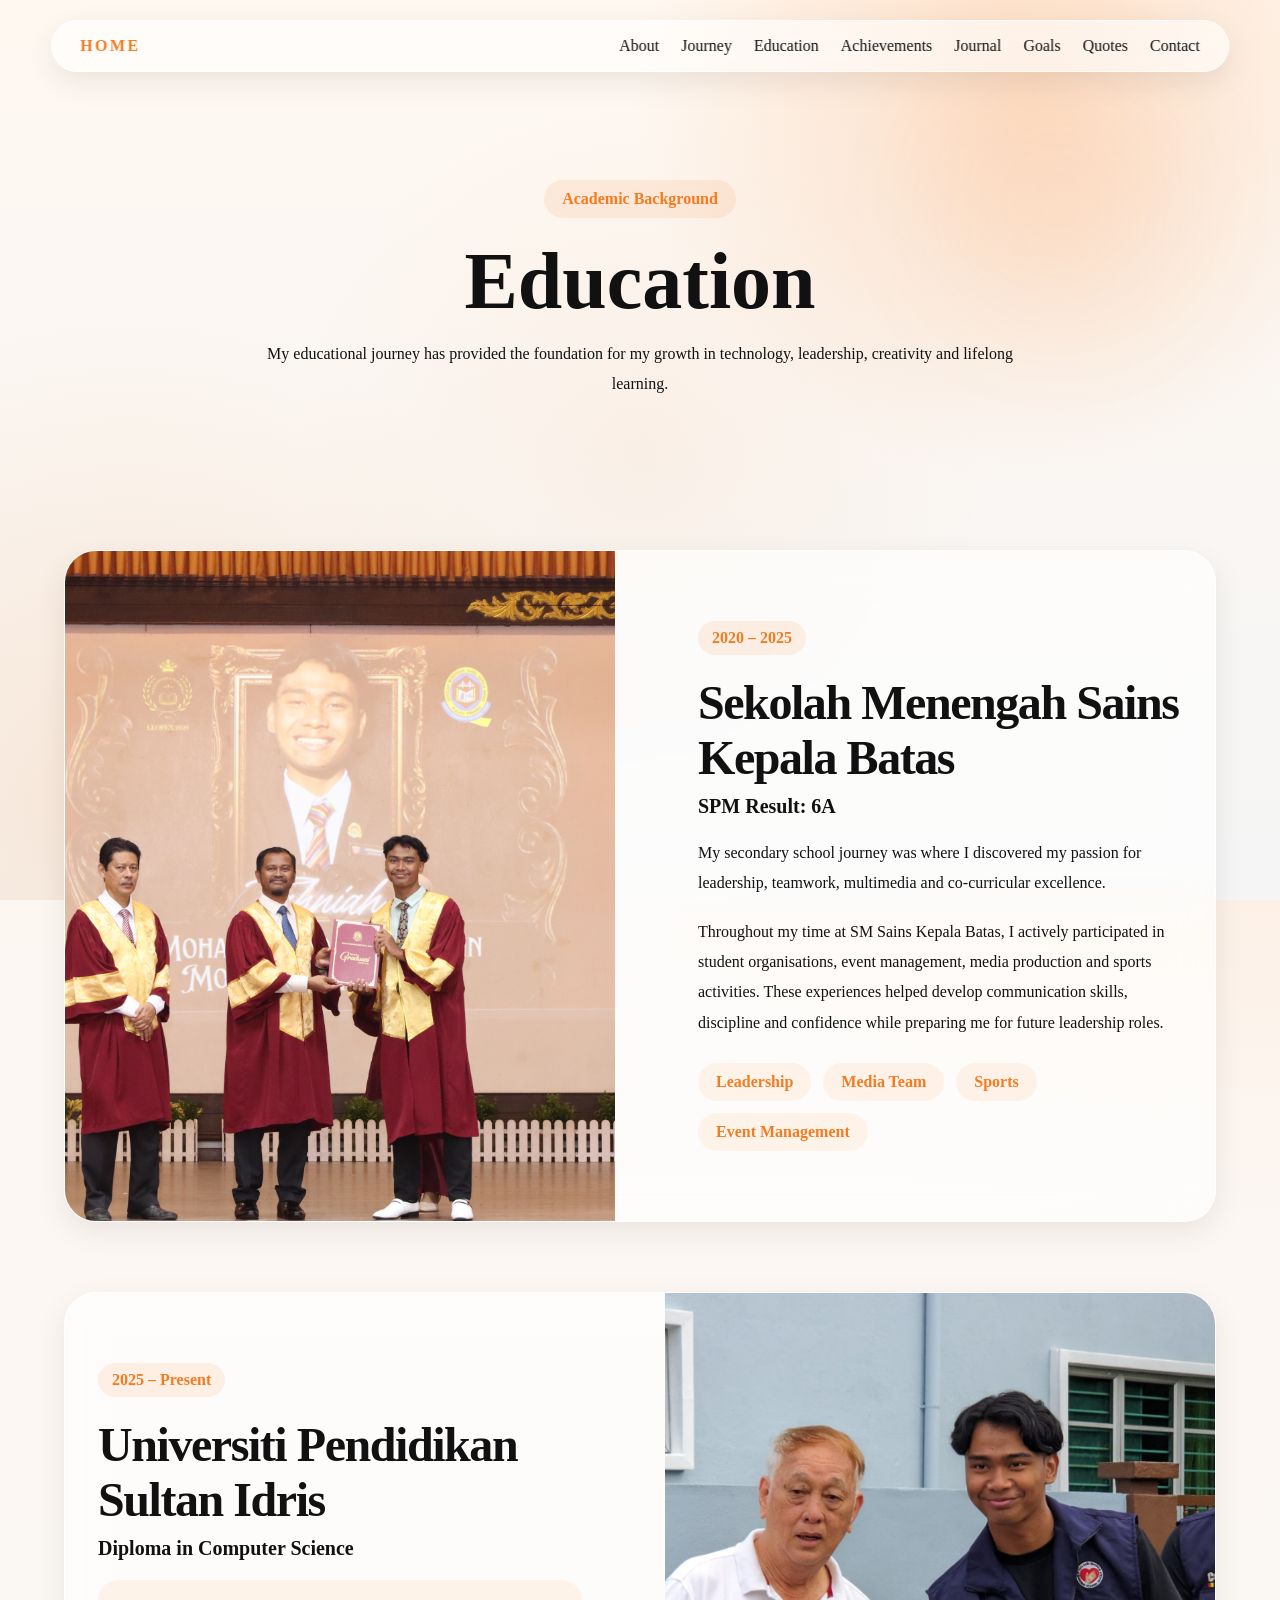
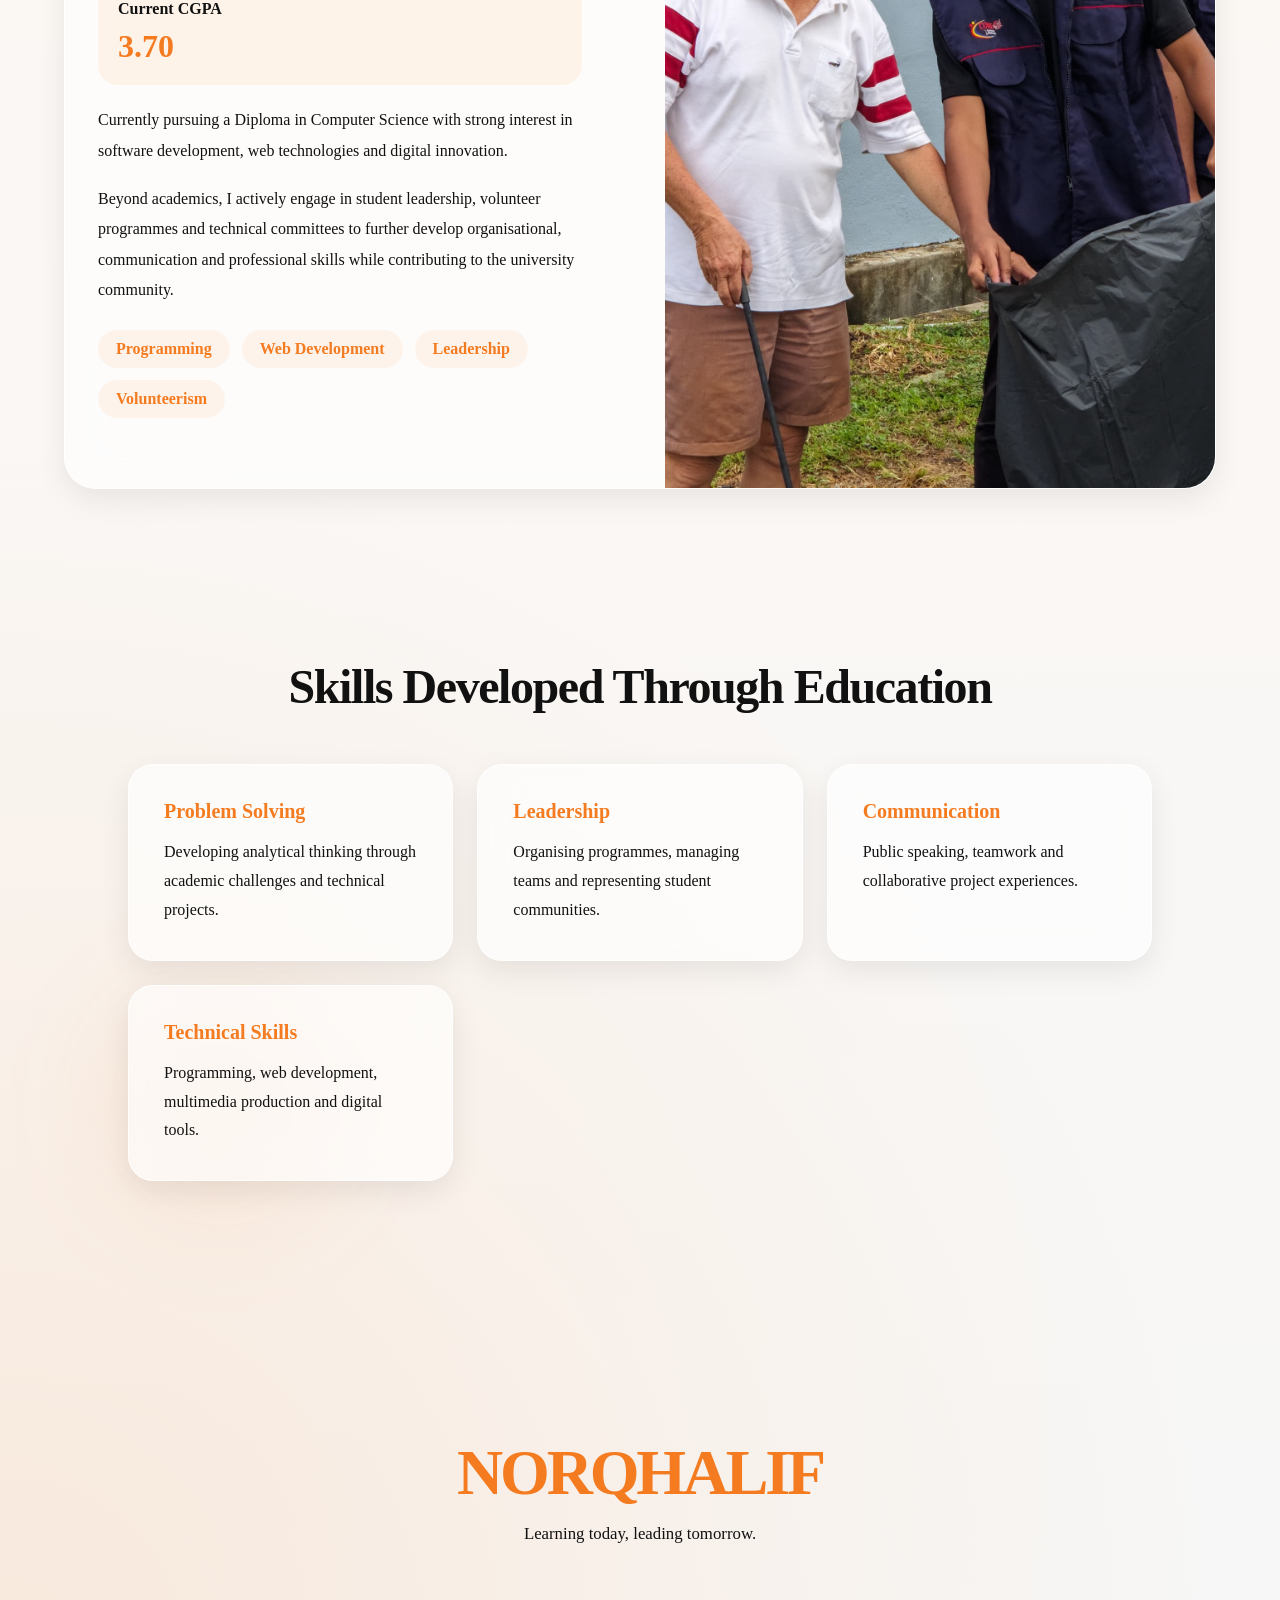
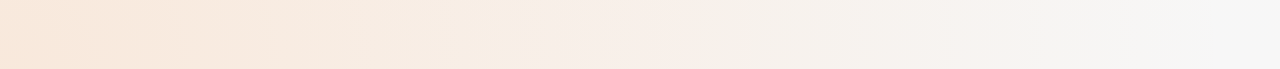
<file: pages/education.html>
<!DOCTYPE html>
<html lang="en">
<head>

<meta charset="UTF-8">
<meta name="viewport" content="width=device-width, initial-scale=1.0">

<title>Education | Norqhalif</title>

<link rel="preconnect" href="https://fonts.googleapis.com">
<link rel="preconnect" href="https://fonts.gstatic.com" crossorigin>

<link href="https://fonts.googleapis.com/css2?family=Outfit:wght@300;400;500;600;700;800;900&display=swap" rel="stylesheet">

<link rel="stylesheet" href="../assets/css/style.css">
<link rel="stylesheet" href="../assets/css/education.css">

</head>

<body>

<div class="bg-gradient"></div>

<nav class="navbar">

    <a href="../index.html" class="logo">
        HOME
    </a>

    <button class="menu-toggle" onclick="toggleMenu()">
        ☰
    </button>

    <ul class="nav-links" id="navLinks">
        <li><a href="about.html">About</a></li>
        <li><a href="journey.html">Journey</a></li>
        <li><a href="education.html">Education</a></li>
        <li><a href="achievements.html">Achievements</a></li>
        <li><a href="journal.html">Journal</a></li>
        <li><a href="goals.html">Goals</a></li>
        <li><a href="quotes.html">Quotes</a></li>
        <li><a href="contact.html">Contact</a></li>
    </ul>

</nav>

<!-- HEADER -->

<section class="education-header">

    <span class="page-tag">
        Academic Background
    </span>

    <h1>Education</h1>

    <p>
        My educational journey has provided the foundation
        for my growth in technology, leadership, creativity
        and lifelong learning.
    </p>

</section>

<!-- SBP -->

<section class="education-card">

    <div class="education-image">

        <img
        src="../assets/images/education/sbp.JPG"
        alt="SBP Kepala Batas">

    </div>

    <div class="education-content">

        <span class="education-year">
            2020 – 2025
        </span>

        <h2>
            Sekolah Menengah Sains Kepala Batas
        </h2>

        <h3>
            SPM Result: 6A
        </h3>

        <p>
            My secondary school journey was where I discovered my
            passion for leadership, teamwork, multimedia and
            co-curricular excellence.
        </p>

        <p>
            Throughout my time at SM Sains Kepala Batas, I actively
            participated in student organisations, event management,
            media production and sports activities. These experiences
            helped develop communication skills, discipline and
            confidence while preparing me for future leadership roles.
        </p>

        <div class="tags">

            <span>Leadership</span>
            <span>Media Team</span>
            <span>Sports</span>
            <span>Event Management</span>

        </div>

    </div>

</section>

<!-- UPSI -->

<section class="education-card reverse">

    <div class="education-image">

        <img
        src="../assets/images/education/upsi.jpg"
        alt="UPSI">

    </div>

    <div class="education-content">

        <span class="education-year">
            2025 – Present
        </span>

        <h2>
            Universiti Pendidikan Sultan Idris
        </h2>

        <h3>
            Diploma in Computer Science
        </h3>

        <div class="cgpa-box">

            <h4>Current CGPA</h4>

            <span>3.70</span>

        </div>

        <p>
            Currently pursuing a Diploma in Computer Science with
            strong interest in software development, web technologies
            and digital innovation.
        </p>

        <p>
            Beyond academics, I actively engage in student leadership,
            volunteer programmes and technical committees to further
            develop organisational, communication and professional
            skills while contributing to the university community.
        </p>

        <div class="tags">

            <span>Programming</span>
            <span>Web Development</span>
            <span>Leadership</span>
            <span>Volunteerism</span>

        </div>

    </div>

</section>

<!-- SKILLS DEVELOPED -->

<section class="skills-developed">

    <h2>
        Skills Developed Through Education
    </h2>

    <div class="skills-grid">

        <div class="skill-card">

            <h3>Problem Solving</h3>

            <p>
                Developing analytical thinking through
                academic challenges and technical projects.
            </p>

        </div>

        <div class="skill-card">

            <h3>Leadership</h3>

            <p>
                Organising programmes, managing teams
                and representing student communities.
            </p>

        </div>

        <div class="skill-card">

            <h3>Communication</h3>

            <p>
                Public speaking, teamwork and collaborative
                project experiences.
            </p>

        </div>

        <div class="skill-card">

            <h3>Technical Skills</h3>

            <p>
                Programming, web development,
                multimedia production and digital tools.
            </p>

        </div>

    </div>

</section>

<!-- FOOTER -->

<footer class="page-footer">

    <h3>NORQHALIF</h3>

    <p>
        Learning today, leading tomorrow.
    </p>

</footer>

<script src="../assets/js/app.js"></script>
<script src="../assets/js/script.js"></script>
<script>
function toggleMenu(){
    const navLinks = document.getElementById("navLinks");
    const menuButton = document.querySelector(".menu-toggle");

    navLinks.classList.toggle("active");

    if(navLinks.classList.contains("active")){
        menuButton.innerHTML = "×";
    }else{
        menuButton.innerHTML = "☰";
    }
}
</script>

</body>
</html>
</file>
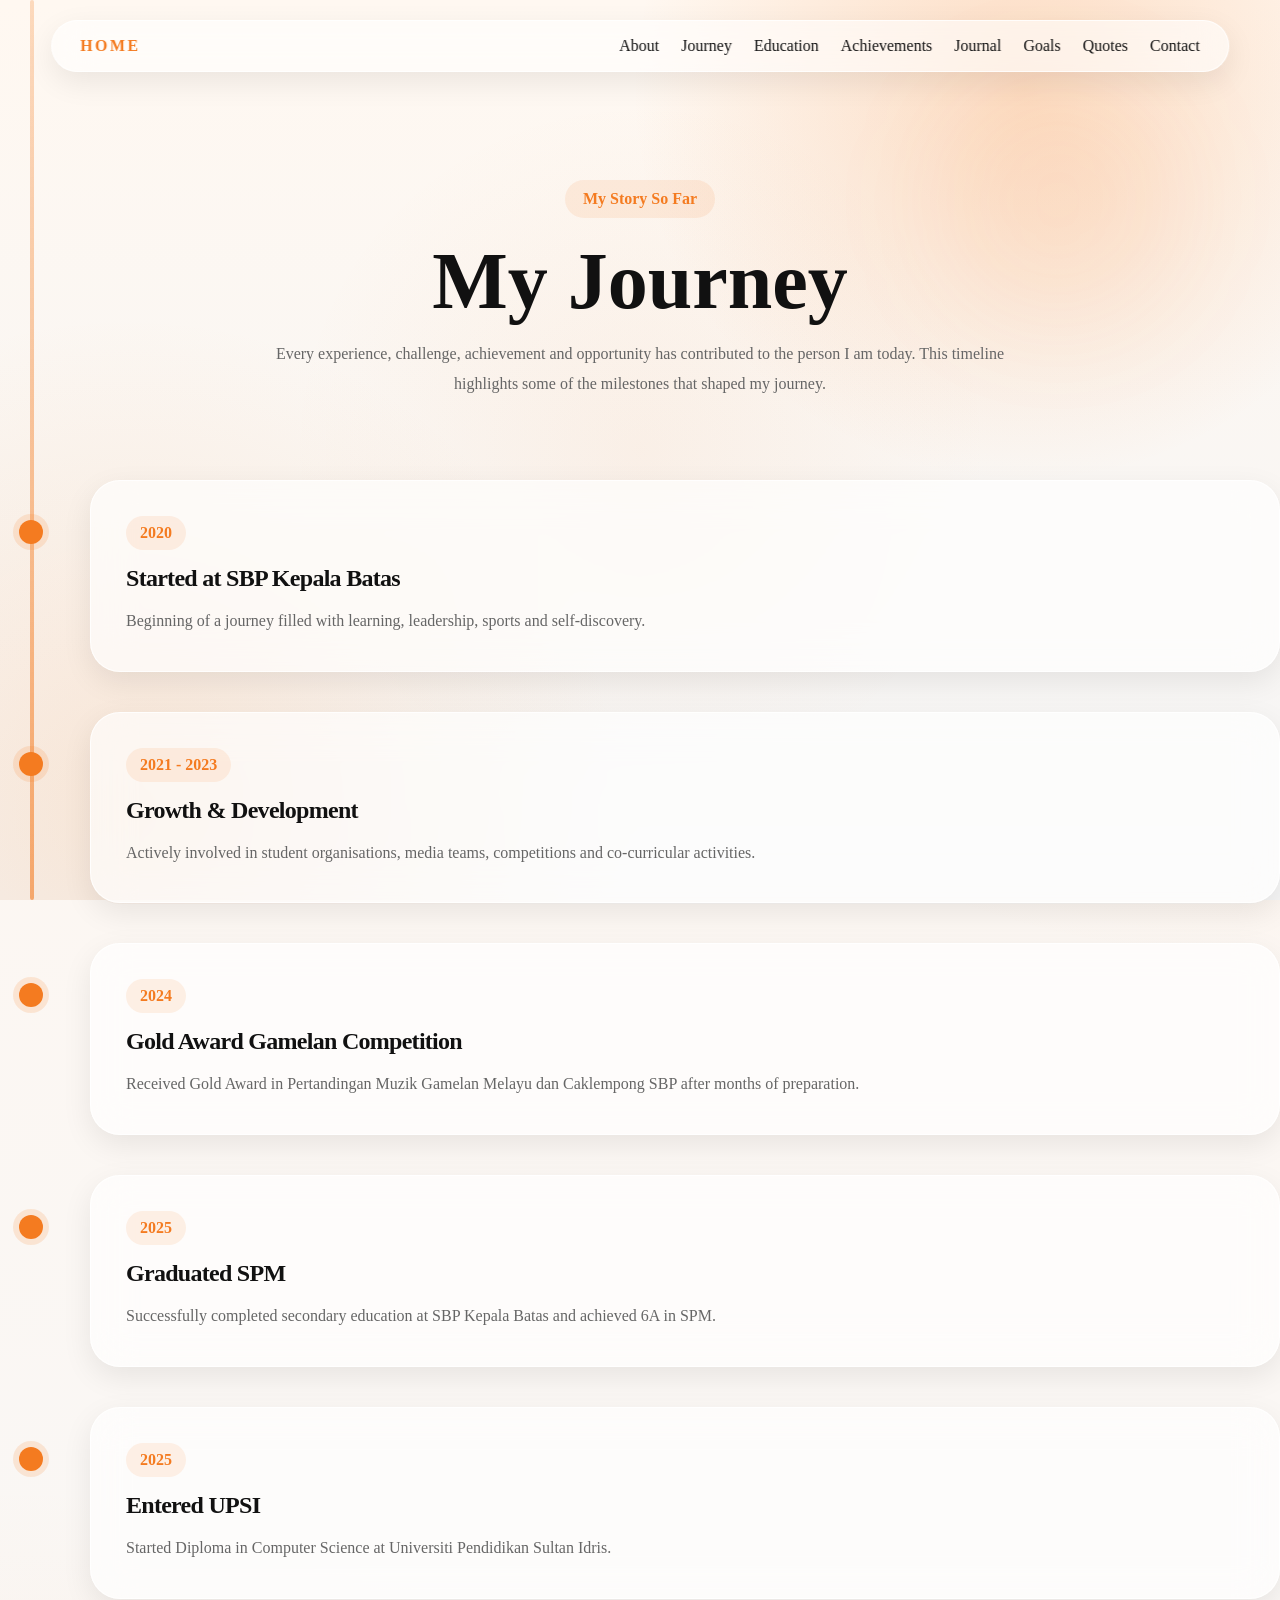
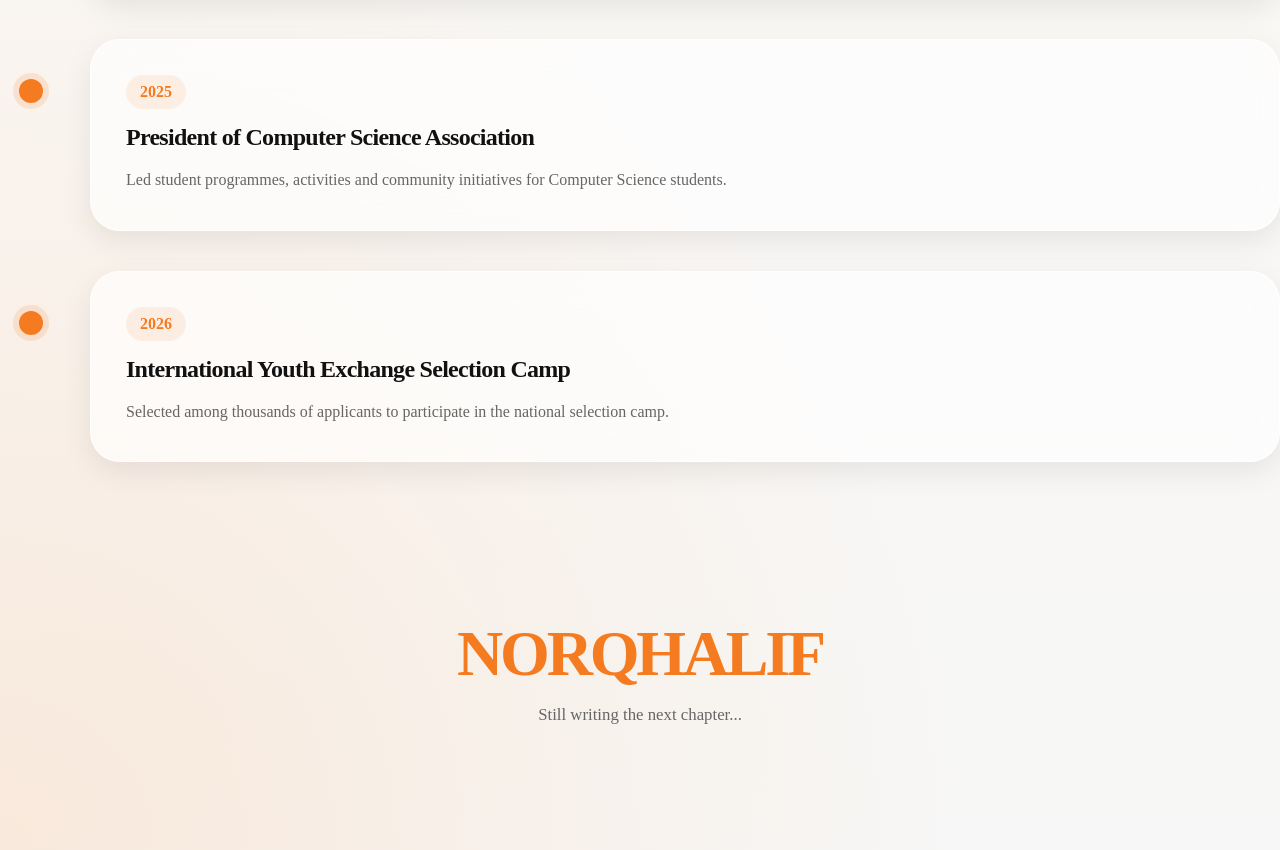
<file: pages/journey.html>
<!DOCTYPE html>
<html lang="en">
<head>

<meta charset="UTF-8">
<meta name="viewport" content="width=device-width, initial-scale=1.0">

<title>Journey | Norqhalif</title>

<link rel="preconnect" href="https://fonts.googleapis.com">
<link rel="preconnect" href="https://fonts.gstatic.com" crossorigin>

<link href="https://fonts.googleapis.com/css2?family=Inter:wght@300;400;500;600;700;800;900&display=swap" rel="stylesheet">

<link rel="stylesheet" href="../assets/css/style.css">
<link rel="stylesheet" href="../assets/css/journey.css">

</head>

<body>

<div class="bg-gradient"></div>

<nav class="navbar">

    <a href="../index.html" class="logo">
        HOME
    </a>

    <button class="menu-toggle" onclick="toggleMenu()">
        ☰
    </button>

    <ul class="nav-links" id="navLinks">
        <li><a href="about.html">About</a></li>
        <li><a href="journey.html">Journey</a></li>
        <li><a href="education.html">Education</a></li>
        <li><a href="achievements.html">Achievements</a></li>
        <li><a href="journal.html">Journal</a></li>
        <li><a href="goals.html">Goals</a></li>
        <li><a href="quotes.html">Quotes</a></li>
        <li><a href="contact.html">Contact</a></li>
    </ul>

</nav>

<section class="journey-header">

    <span class="page-tag">
        My Story So Far
    </span>

    <h1>My Journey</h1>

    <p>
        Every experience, challenge, achievement and opportunity
        has contributed to the person I am today. This timeline
        highlights some of the milestones that shaped my journey.
    </p>

</section>

<div class="timeline-line"></div>

<div class="timeline-item left">
<div class="timeline-dot"></div>

<div class="timeline-card">
<span class="year">2020</span>
<h2>Started at SBP Kepala Batas</h2>
<p>
Beginning of a journey filled with learning,
leadership, sports and self-discovery.
</p>
</div>
</div>

<div class="timeline-item right">
<div class="timeline-dot"></div>

<div class="timeline-card">
<span class="year">2021 - 2023</span>
<h2>Growth & Development</h2>
<p>
Actively involved in student organisations,
media teams, competitions and co-curricular activities.
</p>
</div>
</div>

<div class="timeline-item left">
<div class="timeline-dot"></div>

<div class="timeline-card">
<span class="year">2024</span>
<h2>Gold Award Gamelan Competition</h2>
<p>
Received Gold Award in Pertandingan Muzik Gamelan Melayu
dan Caklempong SBP after months of preparation.
</p>
</div>
</div>

<div class="timeline-item right">
<div class="timeline-dot"></div>

<div class="timeline-card">
<span class="year">2025</span>
<h2>Graduated SPM</h2>
<p>
Successfully completed secondary education
at SBP Kepala Batas and achieved 6A in SPM.
</p>
</div>
</div>

<div class="timeline-item left">
<div class="timeline-dot"></div>

<div class="timeline-card">
<span class="year">2025</span>
<h2>Entered UPSI</h2>
<p>
Started Diploma in Computer Science at
Universiti Pendidikan Sultan Idris.
</p>
</div>
</div>

<div class="timeline-item right">
<div class="timeline-dot"></div>

<div class="timeline-card">
<span class="year">2025</span>
<h2>President of Computer Science Association</h2>
<p>
Led student programmes, activities and
community initiatives for Computer Science students.
</p>
</div>
</div>

<div class="timeline-item left">
<div class="timeline-dot"></div>

<div class="timeline-card">
<span class="year">2026</span>
<h2>International Youth Exchange Selection Camp</h2>
<p>
Selected among thousands of applicants to
participate in the national selection camp.
</p>
</div>
</div>

</section>

<footer class="page-footer">

<h3>NORQHALIF</h3>

<p>
Still writing the next chapter...
</p>

</footer>

<script src="../assets/js/timeline.js"></script>
<script src="../assets/js/app.js"></script>
<script src="../assets/js/script.js"></script>

<script>
function toggleMenu(){
    const navLinks = document.getElementById("navLinks");
    const menuButton = document.querySelector(".menu-toggle");

    navLinks.classList.toggle("active");

    if(navLinks.classList.contains("active")){
        menuButton.innerHTML = "×";
    }else{
        menuButton.innerHTML = "☰";
    }
}
</script>

</body>
</html>
</file>
<file: assets/css/style.css>
/* =========================
   NORQHALIF PORTFOLIO
   CLEAN MINIMAL DESIGN
========================= */

:root{
    --bg:#f7f7f7;
    --surface:#ffffff;

    --glass:rgba(255,255,255,.65);

    --orange:#f47b20;
    --orange-light:#ff9d4d;
    --orange-dark:#d95f00;

    --text:#111111;
    --muted:#666666;

    --border:rgba(0,0,0,.08);

    --radius:28px;

    --transition:.35s ease;

    --surface-hover:#fafafa;

    --shadow:
        0 10px 40px rgba(0,0,0,.08);

    --blur:20px;
}

/* =========================
   RESET
========================= */

*{
    margin:0;
    padding:0;
    box-sizing:border-box;
}

html{
    scroll-behavior:smooth;
}

body{
  background:
  radial-gradient(
    circle at top right,
    rgba(244,123,32,.15),
    transparent 40%
  ),

  radial-gradient(
    circle at bottom left,
    rgba(244,123,32,.08),
    transparent 35%
  ),

  #f7f7f7;

  color:#111;
}

@keyframes pageLoad{
    to{
        opacity:1;
    }
}

/* =========================
   BACKGROUND
========================= */

.bg-gradient{
    position:fixed;
    inset:0;
    z-index:-10;

    background:
        radial-gradient(
            circle at top right,
            rgba(244,123,32,.15),
            transparent 40%
        ),

        radial-gradient(
            circle at bottom left,
            rgba(244,123,32,.08),
            transparent 35%
        ),

        #f7f7f7;
}

/* =========================
   TYPOGRAPHY
========================= */

h1{
    color:var(--text);

    font-weight:900;

    line-height:.95;
}

h2{
    font-size:clamp(2rem,4vw,3rem);

    font-weight:700;

    letter-spacing:-0.03em;
}

h3{
    font-size:1.25rem;
    font-weight:600;
}

p{
    color:var(--muted);
    line-height:1.8;
}

/* =========================
   NAVBAR
========================= */

.navbar{
    position:fixed;

    top:20px;
    left:50%;
    transform:translateX(-50%);

    width:min(1300px,92%);

    display:flex;
    justify-content:space-between;
    align-items:center;

    padding:16px 28px;

    background:rgba(255,255,255,.6);

    backdrop-filter:blur(20px);
    -webkit-backdrop-filter:blur(20px);

    border:1px solid rgba(255,255,255,.8);

    border-radius:999px;

    box-shadow:
        0 10px 30px rgba(0,0,0,.08);

    z-index:1000;
}

.logo{
    color:var(--orange);

    font-weight:800;

    text-decoration:none;

    letter-spacing:.15em;
}

.nav-links{

    display:flex;

    gap:22px;

    list-style:none;
}

.nav-links a{
    color:var(--text);

    text-decoration:none;

    font-weight:500;

    transition:.3s;
}

.nav-links a:hover{
    color:var(--orange);
}

/* =========================
   HERO
========================= */

.hero{
    position:relative;

    min-height:100vh;

    display:flex;
    align-items:center;
    justify-content:center;

    overflow:hidden;
}

.hero-bg-text{
    position:absolute;

    top:50%;
    left:50%;

    transform:
        translate(-50%,-50%);

    font-size:clamp(8rem,20vw,18rem);

    font-weight:900;

    color:rgba(244,123,32,.12);

    letter-spacing:-10px;

    z-index:0;

    pointer-events:none;
}

.hero-content{
    position:relative;
    z-index:5;

    text-align:center;
}

.description{

    max-width:720px;

    margin:auto;

    font-size:1.05rem;
}

.hero-buttons{

    margin-top:40px;

    display:flex;

    justify-content:center;

    gap:16px;

    flex-wrap:wrap;
}

/* =========================
   BUTTONS
========================= */

.btn-primary,
.btn-secondary{

    padding:15px 26px;

    border-radius:14px;

    text-decoration:none;

    font-weight:600;

    transition:var(--transition);
}

.btn-primary{
    background:
        linear-gradient(
            135deg,
            #ff9d4d,
            #f47b20
        );

    color:var(--text);

    border:none;

    border-radius:999px;

    padding:16px 30px;

    font-weight:700;

    box-shadow:
        0 10px 25px rgba(244,123,32,.25);
}

.btn-primary:hover{
    transform:
        translateY(-3px);

    box-shadow:
        0 15px 35px rgba(244,123,32,.35);
}

.btn-secondary{

    border:1px solid var(--border);

    color:var(--text);
}

.btn-secondary:hover{

    background:rgba(255,255,255,.04);
}

/* =========================
   STATS
========================= */

.stats{

    padding:100px 10%;

    display:grid;

    grid-template-columns:
        repeat(auto-fit,minmax(220px,1fr));

    gap:24px;
}

.stat-card{

    background:var(--surface);

    border:1px solid var(--border);

    border-radius:var(--radius);

    padding:36px;

    transition:var(--transition);

    box-shadow:var(--shadow);
}

.stat-card:hover{

    transform:translateY(-4px);

    background:var(--surface-hover);
}

.stat-label{

    display:block;

    color:var(--muted);

    font-size:.75rem;

    text-transform:uppercase;

    letter-spacing:.15em;

    margin-bottom:14px;
}

.stat-card h2{
    color:var(--orange);

    font-size:4rem;

    font-weight:900;
}

/* =========================
   FEATURED SECTION
========================= */

.featured{

    padding:100px 10%;
}

.featured h2{

    text-align:center;

    margin-bottom:50px;
}

.featured-grid{

    display:grid;

    grid-template-columns:
        repeat(12,1fr);

    gap:24px;
}

.feature-card{

    background:rgba(255,255,255,.65);

    backdrop-filter:blur(20px);

    border:1px solid rgba(255,255,255,.8);

    border-radius:30px;

    padding:40px;

    text-decoration:none;

    color:var(--text);

    transition:.35s ease;

    box-shadow:
        0 10px 30px rgba(0,0,0,.08);
}

.feature-card:hover{

    transform:
        translateY(-8px);

    border-color:
        rgba(244,123,32,.25);

    box-shadow:
        0 20px 40px rgba(244,123,32,.12);
}

.feature-card h3{

    margin-bottom:12px;
}

.feature-card p{

    color:var(--muted);
}

/* layout */

.feature-card:nth-child(1){
    grid-column:span 6;
}

.feature-card:nth-child(2){
    grid-column:span 6;
}

.feature-card:nth-child(3){
    grid-column:span 4;
}

.feature-card:nth-child(4){
    grid-column:span 8;
}

/* =========================
   QUOTE SECTION
========================= */

.quote-section{

    padding:100px 10%;
}

.quote-card{

    max-width:900px;

    margin:auto;

    text-align:center;

    padding:60px;

    background:var(--surface);

    border:1px solid var(--border);

    border-radius:var(--radius);

    box-shadow:var(--shadow);
}

.quote-card h2{

    margin-bottom:20px;
}

/* =========================
   FOOTER
========================= */

footer{

    padding:100px 10%;

    text-align:center;
}

.footer-links{

    margin:30px 0;

    display:flex;

    justify-content:center;

    flex-wrap:wrap;

    gap:20px;
}

.footer-links a{

    color:var(--muted);

    text-decoration:none;

    transition:var(--transition);
}

.footer-links a:hover{

    color:var(--text);
}

small{

    color:#7b8696;
}

/* =========================
   GALLERY
========================= */

.gallery-grid{

    display:grid;

    grid-template-columns:
        repeat(auto-fit,minmax(300px,1fr));

    gap:24px;

    max-width:1400px;

    margin:auto;
}

.gallery-item{

    overflow:hidden;

    border-radius:20px;

    border:1px solid var(--border);

    background:var(--surface);

    transition:var(--transition);
}

.gallery-item:hover{

    transform:translateY(-4px);
}

.gallery-item img{

    width:100%;

    display:block;

    object-fit:cover;

    transition:.4s;
}

.gallery-item:hover img{

    transform:scale(1.03);
}

/* =========================
   COMMON CARDS
========================= */

.showcase-card,
.glass-panel{

    background:var(--surface);

    border:1px solid var(--border);

    border-radius:var(--radius);

    padding:32px;

    box-shadow:var(--shadow);

    transition:var(--transition);
}

.showcase-card:hover{

    transform:translateY(-4px);
}

.section-grid{

    display:grid;

    grid-template-columns:
        repeat(auto-fit,minmax(300px,1fr));

    gap:24px;

    margin-top:40px;
}

/* =========================
   SCROLLBAR
========================= */

::-webkit-scrollbar{
    width:8px;
}

::-webkit-scrollbar-track{
    background:#0b0f17;
}

::-webkit-scrollbar-thumb{
    background:#2b3445;
    border-radius:999px;
}

::-webkit-scrollbar-thumb:hover{
    background:#3a465c;
}

/* =========================
   RESPONSIVE
========================= */

@media(max-width:900px){

    .navbar{

        padding:15px 20px;
    }

    .nav-links{

        display:none;
    }

    .feature-card:nth-child(1),
    .feature-card:nth-child(2),
    .feature-card:nth-child(3),
    .feature-card:nth-child(4){

        grid-column:span 12;
    }

    .hero{

        padding-top:150px;
    }
}

.accent{
    color:var(--orange);
}

.stat-card,
.feature-card,
.quote-card,
.showcase-card,
.glass-panel{
    background:rgba(255,255,255,.6);

    backdrop-filter:blur(20px);
    -webkit-backdrop-filter:blur(20px);

    border:1px solid rgba(255,255,255,.8);

    border-radius:28px;

    box-shadow:
        0 10px 40px rgba(0,0,0,.08);
}

.hero{
    position:relative;
    overflow:hidden;
}


.hero-tag{
    display:inline-block;

    padding:10px 18px;

    border-radius:999px;

    background:rgba(244,123,32,.10);

    color:var(--orange);

    font-weight:600;

    margin-bottom:20px;
}

.hero h1{
    font-size:clamp(4rem,9vw,7rem);

    font-weight:900;

    line-height:.9;

    letter-spacing:-4px;
}

.accent{
    color:var(--orange);
}

.section-subtitle{
    text-align:center;

    max-width:700px;

    margin:0 auto 50px;

    color:var(--muted);
}

.stat-card h2{
    color:var(--orange);

    font-size:4rem;

    font-weight:900;

    line-height:1;
}

footer h2{
    color:var(--orange);

    font-size:4rem;

    font-weight:900;

    margin-bottom:15px;
}

/* =========================
   GLOBAL WARM ORANGE DEPTH
   Add at bottom of style.css
========================= */

body{
    background:
        radial-gradient(
            circle at top right,
            rgba(244,123,32,.20),
            transparent 35%
        ),

        radial-gradient(
            circle at bottom left,
            rgba(255,157,77,.16),
            transparent 35%
        ),

        linear-gradient(
            180deg,
            #fff7f0,
            #f7f7f7
        );

    color:var(--text);
}

/* Background layer */

.bg-gradient{
    position:fixed;
    inset:0;
    z-index:-10;

    background:
        radial-gradient(
            circle at 80% 10%,
            rgba(244,123,32,.22),
            transparent 30%
        ),

        radial-gradient(
            circle at 10% 90%,
            rgba(255,157,77,.18),
            transparent 35%
        ),

        radial-gradient(
            circle at 50% 50%,
            rgba(244,123,32,.06),
            transparent 45%
        ),

        linear-gradient(
            180deg,
            #fff8f1,
            #f5f5f5
        );
}

/* Warm glass cards across all pages */

.stat-card,
.feature-card,
.quote-card,
.profile-card img,
.glass-panel,
.stat-box,
.role-card,
.timeline-card,
.education-card,
.skill-card,
.achievement-card,
.recognition-card,
.featured-memory-card,
.gallery-item,
.featured-content,
.journal-card,
.reflection-card,
.mission-card,
.counter-card,
.vision-card,
.dream-card,
.bucket-card,
.future-card{
    background:
        linear-gradient(
            135deg,
            rgba(255,255,255,.78),
            rgba(255,239,224,.58)
        );

    border:1px solid rgba(244,123,32,.18);

    box-shadow:
        0 15px 40px rgba(244,123,32,.10);
}

/* Hover warmth */

.stat-card:hover,
.feature-card:hover,
.stat-box:hover,
.role-card:hover,
.timeline-card:hover,
.education-card:hover,
.skill-card:hover,
.achievement-card:hover,
.gallery-item:hover,
.journal-card:hover,
.counter-card:hover,
.vision-card:hover,
.dream-card:hover,
.bucket-card:hover{
    border-color:rgba(244,123,32,.35);

    box-shadow:
        0 25px 55px rgba(244,123,32,.18);
}

/* Section glow decoration */

section{
    position:relative;
}

section::before{
    content:"";

    position:absolute;

    width:240px;
    height:240px;

    border-radius:50%;

    background:rgba(244,123,32,.07);

    filter:blur(55px);

    z-index:-1;

    pointer-events:none;
}

section:nth-of-type(odd)::before{
    top:80px;
    right:8%;
}

section:nth-of-type(even)::before{
    bottom:60px;
    left:8%;
}

/* Keep text readable */

p,
.description,
.intro,
.timeline-card p,
.education-content p,
.achievement-content p,
.journal-card p,
.dream-card p,
.vision-card li,
.bucket-card,
.page-footer p{
    color:var(--text-muted);
}

/* Orange accents */

.section-tag,
.page-tag,
.hero-tag,
.education-year,
.achievement-year,
.journal-tag,
.vision-card span,
.counter-card h2,
.dream-number,
.stat-card h2,
.stat-box h2{
    color:var(--orange);
}

/* =========================
   GLOBAL MOBILE FIX
========================= */

@media(max-width:900px){

    body{
        overflow-x:hidden;
    }

    .navbar{
        width:92%;
        padding:14px 20px;
    }

    .nav-links{
        display:none;
    }

    .logo{
        font-size:.9rem;
    }

    section{
        overflow:hidden;
    }

    h1{
        font-size:clamp(2.8rem,12vw,4rem);
        line-height:1;
    }

    h2{
        font-size:clamp(2rem,8vw,3rem);
    }

    p{
        font-size:.98rem;
    }

    .hero,
    .about-hero,
    .journey-header,
    .education-header,
    .achievement-header,
    .gallery-header,
    .journal-header,
    .goals-header,
    .art-header,
    .quotes-header,
    .contact-hero{
        padding-left:6%;
        padding-right:6%;
    }

    .hero-buttons,
    .hero-contact-actions{
        flex-direction:column;
        align-items:center;
    }

    .btn-primary,
    .btn-secondary,
    .primary-contact,
    .secondary-contact{
        width:100%;
        max-width:320px;
        text-align:center;
    }

    .featured-grid,
    .stats,
    .section-grid,
    .roles-grid,
    .skills-grid,
    .summary-grid,
    .vision-grid,
    .dream-grid,
    .bucket-grid,
    .focus-grid,
    .principles-grid,
    .quote-list,
    .collab-grid{
        grid-template-columns:1fr;
    }

    .feature-card:nth-child(1),
    .feature-card:nth-child(2),
    .feature-card:nth-child(3),
    .feature-card:nth-child(4){
        grid-column:span 1;
    }

    .glass-panel,
    .quote-card,
    .recognition-card,
    .closing-card,
    .future-card,
    .mission-card,
    .featured-content,
    .contact-form-section{
        padding:32px 24px;
    }

    .page-footer{
        padding:80px 6%;
    }

    .page-footer h3,
    footer h2{
        font-size:2.5rem;
    }
}

@media(max-width:500px){

    h1{
        font-size:2.8rem;
    }

    .section-tag,
    .page-tag,
    .hero-tag{
        font-size:.8rem;
        padding:9px 14px;
    }

    .stat-card,
    .stat-box,
    .role-card,
    .timeline-card,
    .journal-card,
    .dream-card,
    .vision-card,
    .principle-card,
    .quote-card,
    .quick-card,
    .collab-card{
        padding:26px 22px;
    }

    .gallery-grid,
    .art-grid{
        width:92%;
    }

    .top-btn{
        width:52px;
        height:52px;
        right:18px;
        bottom:18px;
    }
}

/* =========================
   MOBILE NAVBAR
========================= */

.menu-toggle{
    display:none;

    width:42px;
    height:42px;

    border:none;
    border-radius:50%;

    background:rgba(244,123,32,.12);

    color:var(--orange);

    font-size:1.4rem;

    cursor:pointer;

    z-index:1001;
}

@media(max-width:900px){

    .navbar{
        position:fixed;
        top:18px;
        left:50%;
        transform:translateX(-50%);

        width:92%;

        padding:14px 18px;

        border-radius:28px;
    }

    .menu-toggle{
        display:flex;
        align-items:center;
        justify-content:center;
    }

    .nav-links{
        position:absolute;

        top:72px;
        left:0;
        right:0;

        display:none;

        flex-direction:column;

        gap:0;

        padding:18px;

        background:
            linear-gradient(
                135deg,
                rgba(255,255,255,.92),
                rgba(255,239,224,.88)
            );

        backdrop-filter:blur(20px);
        -webkit-backdrop-filter:blur(20px);

        border:1px solid rgba(244,123,32,.18);

        border-radius:28px;

        box-shadow:
            0 20px 50px rgba(244,123,32,.16);
    }

    .nav-links.active{
        display:flex;
    }

    .nav-links li{
        width:100%;
    }

    .nav-links a{
        display:block;

        width:100%;

        padding:14px 16px;

        border-radius:16px;

        color:var(--text);

        font-weight:600;
    }

    .nav-links a:hover,
    .nav-links a.active{
        background:rgba(244,123,32,.12);

        color:var(--orange);
    }
}

/* =========================
   GLOBAL JS INTERACTIONS
========================= */

.reveal{
    opacity:0;
    transform:translateY(35px);
    transition:
        opacity .8s ease,
        transform .8s ease;
}

.reveal.show{
    opacity:1;
    transform:translateY(0);
}

.top-btn{
    position:fixed;

    right:28px;
    bottom:28px;

    width:56px;
    height:56px;

    border:none;
    border-radius:50%;

    background:var(--orange);

    color:white;

    font-size:1.3rem;
    font-weight:700;

    cursor:pointer;

    box-shadow:
        0 12px 30px rgba(244,123,32,.3);

    z-index:999;

    transition:.3s ease;
}

.top-btn:hover{
    transform:translateY(-4px);
}

.toast-message{
    position:fixed;

    left:50%;
    bottom:35px;

    transform:translateX(-50%) translateY(20px);

    padding:14px 22px;

    border-radius:999px;

    background:rgba(17,17,17,.88);

    color:white;

    font-weight:600;

    opacity:0;

    pointer-events:none;

    z-index:9999;

    transition:.3s ease;
}

.toast-message.show{
    opacity:1;
    transform:translateX(-50%) translateY(0);
}

@media(max-width:768px){

    .top-btn{
        width:50px;
        height:50px;

        right:18px;
        bottom:18px;
    }

    .toast-message{
        width:max-content;
        max-width:85%;

        text-align:center;
    }
}

.top-btn{
    position:fixed !important;

    right:28px;
    bottom:28px;

    width:56px;
    height:56px;

    border:none;
    border-radius:50%;

    background:var(--orange);

    color:white;

    font-size:1.3rem;
    font-weight:700;

    cursor:pointer;

    box-shadow:
        0 12px 30px rgba(244,123,32,.3);

    z-index:99999;

    transition:.3s ease;
}

.top-btn:hover{
    transform:translateY(-4px);
}

/* =========================
   FINAL MOBILE HERO ALIGNMENT
========================= */

@media(max-width:600px){

    .hero{
        padding:150px 6% 80px;
    }

    .hero-content{
        width:100%;
        max-width:390px;
        margin:0 auto;
        text-align:center;
        overflow:visible;
    }

    .hero h1{
        width:100%;
        margin:0 auto 22px;

        display:flex;
        flex-direction:column;
        align-items:center;

        font-size:clamp(3rem, 13vw, 3.9rem) !important;
        line-height:.92 !important;
        letter-spacing:-1.5px !important;

        text-align:center;
        overflow:visible;
    }

    .hero h1 .accent{
        display:block;

        width:100%;

        font-size:clamp(2.15rem, 9.8vw, 2.85rem) !important;
        line-height:1 !important;
        letter-spacing:-1px !important;

        text-align:center;

        white-space:nowrap;
        overflow:visible;
    }

    .hero-tag{
        margin-bottom:28px;
    }

    .description{
        max-width:340px;
        margin:0 auto;
        text-align:center;
        line-height:1.85;
    }

    .hero-buttons{
        width:100%;
        max-width:340px;
        margin:38px auto 0;
    }
}

/* =========================
   FINAL RESPONSIVE SAFETY FIX
========================= */

html,
body{
    width:100%;
    max-width:100%;
    overflow-x:hidden;
}

/* Prevent images/videos from overflowing */
img,
video{
    max-width:100%;
}

/* Make all buttons easier to tap on mobile */
button,
a{
    -webkit-tap-highlight-color:transparent;
}

/* Better mobile spacing */
@media(max-width:900px){

    section{
        max-width:100%;
        overflow:hidden;
    }

    .navbar{
        width:92%;
    }

    .hero,
    .about-hero,
    .journey-header,
    .education-header,
    .achievement-header,
    .gallery-header,
    .journal-header,
    .goals-header,
    .art-header,
    .quotes-header,
    .contact-hero{
        padding-left:6%;
        padding-right:6%;
    }

    .featured-grid,
    .stats,
    .roles-grid,
    .skills-grid,
    .vision-grid,
    .dream-grid,
    .bucket-grid,
    .focus-grid,
    .principles-grid,
    .quote-list,
    .collab-grid,
    .quick-contact-grid{
        grid-template-columns:1fr;
    }

    .hero-buttons,
    .hero-contact-actions{
        flex-direction:column;
        align-items:center;
    }

    .btn-primary,
    .btn-secondary,
    .primary-contact,
    .secondary-contact{
        width:100%;
        max-width:340px;
        text-align:center;
    }

    .page-footer{
        padding:80px 6%;
    }
}

/* Small phone fix */
@media(max-width:500px){

    h1{
        font-size:clamp(2.6rem,12vw,3.4rem);
    }

    h2{
        font-size:clamp(2rem,9vw,2.7rem);
    }

    p{
        font-size:.96rem;
    }

    .section-tag,
    .page-tag,
    .hero-tag{
        max-width:100%;
        text-align:center;
    }

    .glass-panel,
    .quote-card,
    .recognition-card,
    .closing-card,
    .future-card,
    .mission-card,
    .contact-form-section{
        padding:30px 22px;
    }

    .page-footer h3,
    footer h2{
        font-size:2.5rem;
    }
}

/* =========================
   FINAL FOOTER SIZE FIX
========================= */

.page-footer,
footer{
    width:100%;
    max-width:none;

    margin:0;
    margin-top:40px;

    padding:45px 10% 55px;

    text-align:center;

    background:transparent !important;

    border:none !important;
    border-radius:0 !important;

    box-shadow:none !important;

    backdrop-filter:none !important;
    -webkit-backdrop-filter:none !important;
}

.page-footer h3,
footer h2,
footer h3{
    font-size:clamp(3rem, 6vw, 4.8rem);

    font-weight:900;

    letter-spacing:-0.05em;

    color:var(--orange);

    margin-bottom:18px;

    line-height:1;
}

.page-footer p,
footer p{
    max-width:750px;

    margin:0 auto;

    color:var(--text-muted);

    font-size:1.05rem;

    line-height:1.7;
}

footer small{
    display:block;

    margin-top:24px;

    color:var(--text-muted);

    opacity:.75;
}

.footer-links{
    margin:26px 0 22px;

    display:flex;
    justify-content:center;
    gap:22px;
    flex-wrap:wrap;
}

.footer-links a{
    color:var(--orange);

    text-decoration:none;

    font-weight:700;

    transition:.3s ease;
}

.footer-links a:hover{
    color:var(--text);
}

/* Mobile footer */
@media(max-width:700px){

    .page-footer,
    footer{
        margin-top:35px;
        padding:45px 8% 45px;
    }

    .page-footer h3,
    footer h2,
    footer h3{
        font-size:clamp(2.8rem, 14vw, 4rem);
    }

    .page-footer p,
    footer p{
        font-size:.98rem;
        line-height:1.65;
    }
}
</file>
<file: assets/css/about.css>
/* =========================
   ABOUT PAGE
========================= */

.about-hero{
    min-height:100vh;

    padding:140px 10% 80px;

    display:flex;
    align-items:center;
    justify-content:center;
    gap:80px;

    flex-wrap:wrap;

    position:relative;

    overflow:hidden;
}

/* Giant background text */

.about-hero::before{

    content:"NORQHALIF";

    position:absolute;

    top:50%;
    left:50%;

    transform:translate(-50%,-50%);

    font-size:clamp(8rem,20vw,16rem);

    font-weight:900;

    letter-spacing:-10px;

    color:rgba(244,123,32,.10);

    pointer-events:none;

    z-index:0;
}

/* =========================
   PROFILE IMAGE
========================= */

.profile-card{

    width:380px;

    position:relative;

    z-index:5;
}

.profile-card img{

    width:100%;

    display:block;

    border-radius:35px;

    background:white;

    padding:8px;

    box-shadow:
        0 25px 50px rgba(244,123,32,.15);

    transition:.4s ease;
}

.profile-card img:hover{

    transform:
        translateY(-8px)
        scale(1.02);
}

/* =========================
   CONTENT
========================= */

.about-content{

    max-width:700px;

    position:relative;

    z-index:5;
}

.tag{

    display:inline-block;

    padding:10px 18px;

    border-radius:999px;

    background:rgba(244,123,32,.10);

    color:var(--orange);

    font-weight:600;

    letter-spacing:.05em;
}

.about-content h1{

    font-size:clamp(3rem,7vw,5rem);

    font-weight:900;

    line-height:1;

    margin:20px 0;
}

.accent{
    color:var(--orange);
}

.intro{

    font-size:1.1rem;

    line-height:1.9;

    color:var(--muted);

    max-width:650px;
}

/* =========================
   STATS
========================= */

.stats-section{

    padding:80px 10%;

    display:grid;

    grid-template-columns:
        repeat(auto-fit,minmax(220px,1fr));

    gap:25px;
}

.stat-box{

    background:rgba(255,255,255,.65);

    backdrop-filter:blur(20px);
    -webkit-backdrop-filter:blur(20px);

    border:1px solid rgba(255,255,255,.8);

    border-radius:30px;

    padding:40px;

    text-align:center;

    box-shadow:
        0 10px 30px rgba(0,0,0,.08);

    transition:.35s ease;
}

.stat-box:hover{

    transform:translateY(-8px);
}

.stat-box h2{

    font-size:4rem;

    font-weight:900;

    color:var(--orange);

    line-height:1;
}

.stat-box p{

    margin-top:12px;

    color:var(--muted);
}

/* =========================
   SECTIONS
========================= */

.about-section,
.skills-section,
.roles-section{

    padding:100px 10%;
}

.about-section h2,
.skills-section h2,
.roles-section h2{

    text-align:center;

    margin-bottom:50px;

    font-size:2.7rem;

    font-weight:800;
}

/* =========================
   GLASS PANEL
========================= */

.glass-panel{

    max-width:1000px;

    margin:auto;

    background:rgba(255,255,255,.65);

    backdrop-filter:blur(20px);
    -webkit-backdrop-filter:blur(20px);

    border:1px solid rgba(255,255,255,.8);

    border-radius:35px;

    padding:50px;

    line-height:2;

    box-shadow:
        0 10px 30px rgba(0,0,0,.08);
}

/* =========================
   SKILLS
========================= */

.skills-grid{

    display:flex;

    flex-wrap:wrap;

    justify-content:center;

    gap:15px;

    max-width:1000px;

    margin:auto;
}

.skill{

    padding:14px 24px;

    border-radius:999px;

    background:white;

    border:1px solid rgba(244,123,32,.15);

    color:var(--text);

    font-weight:500;

    transition:.3s ease;
}

.skill:hover{

    background:var(--orange);

    color:white;

    transform:translateY(-4px);
}

/* =========================
   ROLES
========================= */

.roles-grid{

    display:grid;

    grid-template-columns:
        repeat(auto-fit,minmax(300px,1fr));

    gap:25px;
}

.role-card{

    background:rgba(255,255,255,.65);

    backdrop-filter:blur(20px);
    -webkit-backdrop-filter:blur(20px);

    border:1px solid rgba(255,255,255,.8);

    border-radius:30px;

    padding:35px;

    box-shadow:
        0 10px 30px rgba(0,0,0,.08);

    transition:.35s ease;
}

.role-card:hover{

    transform:translateY(-8px);
}

.role-card h3{

    color:var(--orange);

    margin-bottom:10px;

    font-size:1.4rem;
}

.role-card h4{

    margin-bottom:20px;

    font-weight:600;
}

.role-card p{

    color:var(--muted);

    line-height:1.8;
}

/* =========================
   FOOTER
========================= */

.page-footer{

    text-align:center;

    padding:120px 10%;
}

.page-footer h3{

    font-size:4rem;

    font-weight:900;

    color:var(--orange);

    margin-bottom:15px;
}

.page-footer p{

    max-width:500px;

    margin:auto;

    color:var(--muted);
}

/* =========================
   BACK TO TOP BUTTON
========================= */

.top-btn{

    position:fixed;

    bottom:30px;
    right:30px;

    width:60px;
    height:60px;

    border:none;

    border-radius:50%;

    background:var(--orange);

    color:white;

    cursor:pointer;

    font-size:1.2rem;

    box-shadow:
        0 10px 25px rgba(244,123,32,.25);

    z-index:999;
}

/* =========================
   RESPONSIVE
========================= */

@media(max-width:900px){

    .about-hero{

        text-align:center;

        gap:40px;
    }

    .profile-card{

        width:280px;
    }

    .about-content h1{

        font-size:3rem;
    }

    .glass-panel{

        padding:30px;
    }

    .page-footer h3{

        font-size:2.5rem;
    }

    .about-hero::before{

        font-size:7rem;
    }
}
</file>
<file: assets/css/achievements.css>
.achievement-header{
    padding:180px 10% 80px;
    text-align:center;
}

.section-tag{
    color:var(--orange);
    font-weight:600;
    letter-spacing:2px;
}

.achievement-header h1{
    font-size:4rem;
    margin:20px 0;
}

.achievement-header p{
    max-width:700px;
    margin:auto;
    color:var(--muted);
    line-height:1.8;
}

.achievement-grid{
    width:90%;
    max-width:1400px;
    margin:auto;

    display:grid;
    grid-template-columns:
    repeat(auto-fit,minmax(380px,1fr));

    gap:30px;
}

.achievement-card{
    overflow:hidden;

    border-radius:30px;

    background:var(--card);

    border:1px solid var(--border);

    transition:.4s;
}

.achievement-card:hover{
    transform:translateY(-8px);
    box-shadow:
        0 25px 60px rgba(244,123,32,.12);
}

.achievement-image{
    height:250px;
}

.achievement-image img{
    width:100%;
    height:100%;
    object-fit:cover;
}

.achievement-content{
    padding:30px;
}

.achievement-year{
    color:var(--orange);
}

.achievement-content h2{
    margin:15px 0;
}

.achievement-content h3{
    margin-bottom:20px;
}

.achievement-content p{
    line-height:1.9;
    color:var(--muted);
}

.achievement-stats{
    padding:100px 10%;

    display:grid;

    grid-template-columns:
    repeat(auto-fit,minmax(220px,1fr));

    gap:25px;
}

.page-footer{
    text-align:center;
    padding:80px 10%;
}

.top-btn{

position:fixed;

bottom:30px;
right:30px;

width:55px;
height:55px;

border:none;

border-radius:50%;

cursor:pointer;

background:var(--accent);

font-size:1.2rem;

z-index:999;
}

.achievement-card:first-child{
    grid-column:1/-1;
    display:grid;
    grid-template-columns:1.2fr 1fr;
    align-items:center;
}

.achievement-card:first-child .achievement-image{
    height:100%;
    min-height:350px;
}

.achievement-card:first-child h2{
    font-size:2rem;
}

.achievement-image{
    overflow:hidden;
}

.achievement-image img{
    transition:.5s;
}

.achievement-card:hover img{
    transform:scale(1.05);
}

@media (max-width:900px){

    .achievement-card:first-child{
        grid-template-columns:1fr;
    }

    .achievement-grid{
        grid-template-columns:1fr;
    }

}

/* =========================
   RECOGNITION SUMMARY
========================= */

.recognition-section{
    padding:100px 10%;
}

.recognition-card{
    max-width:1000px;
    margin:auto;

    background:var(--surface);
    border:1px solid var(--border);

    border-radius:32px;

    padding:60px;

    text-align:center;

    box-shadow:var(--shadow);
}

.recognition-card h2{
    margin:20px 0;
    color:var(--text);
}

.recognition-card p{
    max-width:700px;
    margin:auto;

    color:var(--text-muted);
    line-height:1.9;
}

@media(max-width:768px){

    .recognition-card{
        padding:40px 25px;
    }

}

/* =========================
   ACHIEVEMENTS MOBILE TITLE FIX
========================= */

@media(max-width:700px){

    .achievement-header{
        padding:150px 6% 70px;
        overflow:hidden;
    }

    .achievement-header h1{
        font-size:clamp(3rem, 15vw, 4.4rem);
        line-height:.95;
        letter-spacing:-0.06em;

        max-width:100%;
        overflow-wrap:break-word;
        word-break:normal;
    }

    .achievement-header p{
        max-width:340px;
        font-size:1rem;
        line-height:1.8;
    }

    .section-tag{
        font-size:.78rem;
        letter-spacing:.18em;
    }
}

/* =========================
   ACHIEVEMENTS HEADER TAG FIX
   Match Journey soft bubble style
========================= */

.achievement-header .section-tag{
    display:inline-flex;
    align-items:center;
    justify-content:center;

    padding:12px 22px;

    border-radius:999px;

    background:rgba(244,123,32,.10);

    color:var(--orange);

    font-size:.95rem;
    font-weight:700;

    letter-spacing:0;
    text-transform:none;

    margin-bottom:28px;
}
</file>
<file: assets/css/contact.css>
/* =========================
   CONTACT HERO
========================= */

.contact-hero{
    min-height:90vh;
    padding:180px 10% 100px;

    display:flex;
    align-items:center;
    justify-content:center;

    text-align:center;
}

.contact-hero-content{
    max-width:1000px;
    margin:auto;
}

.section-tag{
    display:inline-block;

    padding:10px 18px;

    border-radius:999px;

    background:rgba(244,123,32,.12);

    color:var(--orange);

    font-weight:600;

    margin-bottom:25px;
}

.contact-hero h1{
    font-size:clamp(3.5rem,8vw,7rem);

    font-weight:900;

    line-height:.95;

    letter-spacing:-.05em;

    margin-bottom:30px;
}

.contact-hero h1 span{
    color:var(--orange);
}

.contact-hero p{
    max-width:760px;

    margin:0 auto;

    color:var(--text-muted);

    line-height:1.9;

    font-size:1.1rem;
}

.hero-contact-actions{
    display:flex;
    justify-content:center;
    flex-wrap:wrap;

    gap:16px;

    margin-top:40px;
}

.primary-contact,
.secondary-contact{
    padding:16px 30px;

    border-radius:999px;

    text-decoration:none;

    font-weight:750;

    transition:.3s ease;
}

.primary-contact{
    background:linear-gradient(135deg,var(--orange-light),var(--orange));
    color:white;

    box-shadow:
        0 14px 32px rgba(244,123,32,.25);
}

.secondary-contact{
    background:rgba(255,255,255,.65);

    border:1px solid rgba(244,123,32,.18);

    color:var(--text);
}

.primary-contact:hover,
.secondary-contact:hover{
    transform:translateY(-4px);
}

/* =========================
   CONTACT SHOWCASE
========================= */

.contact-showcase{
    width:min(1300px,90%);

    margin:0 auto 110px;

    display:grid;

    grid-template-columns:.9fr 1.1fr;

    gap:28px;
}

.profile-contact-card{
    position:relative;

    min-height:100%;

    padding:45px;

    border-radius:35px;

    background:
        linear-gradient(
            135deg,
            rgba(255,255,255,.78),
            rgba(255,239,224,.58)
        );

    border:1px solid rgba(244,123,32,.18);

    box-shadow:
        0 15px 40px rgba(244,123,32,.10);
}

.profile-badge{
    display:inline-block;

    padding:10px 16px;

    border-radius:999px;

    background:rgba(244,123,32,.12);

    color:var(--orange);

    font-weight:700;

    margin-bottom:25px;
}

.profile-contact-card h2{
    font-size:clamp(2.5rem,5vw,4rem);

    font-weight:900;

    color:var(--orange);

    margin-bottom:18px;

    letter-spacing:-.04em;
}

.profile-contact-card p{
    color:var(--text-muted);

    line-height:1.9;

    margin-bottom:35px;
}

.contact-highlight-list{
    display:grid;

    gap:16px;
}

.contact-highlight-list div{
    padding:20px;

    border-radius:22px;

    background:rgba(255,255,255,.55);

    border:1px solid rgba(244,123,32,.12);
}

.contact-highlight-list strong{
    display:block;

    color:var(--text);

    margin-bottom:6px;
}

.contact-highlight-list span{
    color:var(--text-muted);
}

/* =========================
   QUICK CONTACT
========================= */

.quick-contact-grid{
    display:grid;

    grid-template-columns:repeat(2,1fr);

    gap:22px;
}

.quick-card{
    min-height:230px;

    padding:32px;

    border-radius:30px;

    text-decoration:none;

    background:
        linear-gradient(
            135deg,
            rgba(255,255,255,.78),
            rgba(255,239,224,.58)
        );

    border:1px solid rgba(244,123,32,.18);

    box-shadow:
        0 15px 40px rgba(244,123,32,.10);

    transition:.35s ease;
}

.quick-card:hover{
    transform:translateY(-10px);

    border-color:rgba(244,123,32,.35);

    box-shadow:
        0 25px 55px rgba(244,123,32,.18);
}

.quick-card span{
    display:flex;

    align-items:center;
    justify-content:center;

    width:55px;
    height:55px;

    border-radius:50%;

    background:rgba(244,123,32,.12);

    color:var(--orange);

    font-weight:850;

    margin-bottom:24px;
}

.quick-card h3{
    color:var(--text);

    font-size:1.4rem;

    margin-bottom:10px;
}

.quick-card p{
    color:var(--text-muted);

    line-height:1.6;

    margin-bottom:18px;

    word-break:break-word;
}

.quick-card small{
    color:var(--orange);

    font-weight:700;
}

/* =========================
   COLLABORATION SECTION
========================= */

.collaboration-section{
    padding:0 10% 110px;

    text-align:center;
}

.collaboration-section h2{
    font-size:clamp(2.2rem,5vw,3.5rem);

    font-weight:850;

    margin-bottom:50px;
}

.collab-grid{
    display:grid;

    grid-template-columns:repeat(auto-fit,minmax(250px,1fr));

    gap:24px;
}

.collab-card{
    padding:38px;

    border-radius:30px;

    text-align:left;

    background:
        linear-gradient(
            135deg,
            rgba(255,255,255,.78),
            rgba(255,239,224,.58)
        );

    border:1px solid rgba(244,123,32,.18);

    box-shadow:
        0 15px 40px rgba(244,123,32,.10);

    transition:.35s ease;
}

.collab-card:hover{
    transform:translateY(-8px);

    border-color:rgba(244,123,32,.35);

    box-shadow:
        0 25px 55px rgba(244,123,32,.18);
}

.collab-card span{
    display:flex;

    align-items:center;
    justify-content:center;

    width:58px;
    height:58px;

    border-radius:50%;

    background:rgba(244,123,32,.12);

    color:var(--orange);

    font-weight:850;

    margin-bottom:24px;
}

.collab-card h3{
    margin-bottom:14px;

    color:var(--text);
}

.collab-card p{
    color:var(--text-muted);

    line-height:1.8;
}

/* =========================
   FORM SECTION
========================= */

.contact-form-section{
    width:min(1000px,90%);

    margin:0 auto 110px;

    padding:60px;

    border-radius:35px;

    background:
        linear-gradient(
            135deg,
            rgba(255,255,255,.78),
            rgba(255,239,224,.58)
        );

    border:1px solid rgba(244,123,32,.18);

    box-shadow:
        0 15px 40px rgba(244,123,32,.10);
}

.form-intro{
    text-align:center;

    margin-bottom:35px;
}

.form-intro h2{
    font-size:clamp(2rem,4vw,3rem);

    margin-bottom:15px;
}

.form-intro p{
    max-width:650px;

    margin:auto;

    color:var(--text-muted);

    line-height:1.8;
}

.contact-form{
    display:flex;

    flex-direction:column;

    gap:20px;
}

.form-row{
    display:grid;

    grid-template-columns:1fr 1fr;

    gap:20px;
}

.contact-form input,
.contact-form textarea{
    width:100%;

    padding:18px 20px;

    border-radius:18px;

    background:rgba(255,255,255,.75);

    border:1px solid rgba(244,123,32,.18);

    color:var(--text);

    font-family:inherit;

    font-size:1rem;

    outline:none;

    transition:.3s ease;
}

.contact-form input:focus,
.contact-form textarea:focus{
    border-color:rgba(244,123,32,.55);

    box-shadow:
        0 0 0 4px rgba(244,123,32,.10);
}

.contact-form textarea{
    resize:vertical;
}

.contact-form button{
    padding:18px;

    border:none;

    border-radius:18px;

    background:linear-gradient(135deg,var(--orange-light),var(--orange));

    color:white;

    font-weight:800;

    cursor:pointer;

    font-size:1rem;

    box-shadow:
        0 14px 32px rgba(244,123,32,.25);

    transition:.3s ease;
}

.contact-form button:hover{
    transform:translateY(-4px);

    box-shadow:
        0 20px 44px rgba(244,123,32,.35);
}

/* =========================
   FINAL CTA
========================= */

.final-cta{
    width:min(1100px,90%);

    margin:0 auto 80px;

    padding:70px 50px;

    border-radius:38px;

    text-align:center;

    background:
        linear-gradient(
            135deg,
            rgba(244,123,32,.95),
            rgba(255,157,77,.90)
        );

    color:white;

    box-shadow:
        0 25px 70px rgba(244,123,32,.30);
}

.final-cta h2{
    max-width:850px;

    margin:0 auto 18px;

    font-size:clamp(2rem,5vw,3.5rem);

    font-weight:900;

    line-height:1.1;
}

.final-cta p{
    max-width:650px;

    margin:0 auto 35px;

    color:rgba(255,255,255,.88);

    line-height:1.8;
}

.final-cta a{
    display:inline-block;

    padding:16px 30px;

    border-radius:999px;

    background:white;

    color:var(--orange);

    text-decoration:none;

    font-weight:850;

    transition:.3s ease;
}

.final-cta a:hover{
    transform:translateY(-4px);
}

/* =========================
   FOOTER
========================= */

.page-footer{
    text-align:center;

    padding:120px 10%;
}

.page-footer h3{
    font-size:4rem;

    font-weight:900;

    color:var(--orange);

    margin-bottom:15px;
}

.page-footer p{
    color:var(--text-muted);
}

/* =========================
   TOP BUTTON
========================= */

.top-btn{
    position:fixed;

    bottom:30px;
    right:30px;

    width:60px;
    height:60px;

    border:none;

    border-radius:50%;

    cursor:pointer;

    background:var(--orange);

    color:white;

    font-size:1.2rem;

    box-shadow:
        0 10px 25px rgba(244,123,32,.25);

    z-index:999;
}

/* =========================
   RESPONSIVE
========================= */

@media(max-width:1000px){

    .contact-showcase{
        grid-template-columns:1fr;
    }

    .quick-contact-grid{
        grid-template-columns:1fr 1fr;
    }
}

@media(max-width:700px){

    .contact-hero{
        padding-top:160px;
    }

    .quick-contact-grid,
    .form-row{
        grid-template-columns:1fr;
    }

    .contact-form-section{
        padding:35px 24px;
    }

    .final-cta{
        padding:50px 28px;
    }

    .page-footer h3{
        font-size:2.5rem;
    }
}

.form-status{
    margin-top:5px;
    text-align:center;
    font-weight:700;
    min-height:24px;
}

.form-status.success{
    color:#16a34a;
}

.form-status.error{
    color:#dc2626;
}

/* =========================
   FORM STATUS
========================= */

.form-status{
    margin-top:5px;
    text-align:center;
    font-weight:700;
    min-height:24px;
}

.form-status.success{
    color:#16a34a;
}

.form-status.error{
    color:#dc2626;
}
</file>
<file: assets/css/education.css>
/* =========================
   HEADER
========================= */

.education-header{

    padding:180px 10% 80px;

    text-align:center;
}

.page-tag{

    display:inline-block;

    padding:10px 18px;

    border-radius:999px;

    background:rgba(244,123,32,.10);

    color:var(--orange);

    font-weight:600;

    margin-bottom:25px;
}

.education-header h1{

    font-size:clamp(3rem,7vw,5rem);

    font-weight:900;

    margin-bottom:20px;
}

.education-header p{

    max-width:750px;

    margin:auto;

    color:var(--text-muted);

    line-height:1.9;
}

/* =========================
   EDUCATION CARD
========================= */

.education-card{

    width:min(1300px,90%);

    margin:70px auto;

    display:flex;

    align-items:center;

    gap:50px;

    background:rgba(255,255,255,.65);

    backdrop-filter:blur(20px);

    border:1px solid rgba(255,255,255,.8);

    border-radius:32px;

    overflow:hidden;

    box-shadow:
    0 10px 30px rgba(0,0,0,.08);
}

.education-card.reverse{

    flex-direction:row-reverse;
}

.education-image{

    flex:1;
}

.education-image img{

    width:100%;

    height:100%;

    object-fit:cover;

    display:block;
}

.education-content{

    flex:1;

    padding:50px;
}

.education-year{

    display:inline-block;

    padding:8px 14px;

    border-radius:999px;

    background:rgba(244,123,32,.10);

    color:var(--orange);

    font-weight:700;
}

.education-content h2{

    margin:20px 0 10px;

    color:var(--text);
}

.education-content h3{

    margin-bottom:20px;

    color:var(--text-muted);
}

.education-content p{

    color:var(--text-muted);

    line-height:1.9;

    margin-bottom:18px;
}

/* =========================
   TAGS
========================= */

.tags{

    display:flex;

    flex-wrap:wrap;

    gap:12px;

    margin-top:25px;
}

.tags span{

    padding:10px 18px;

    border-radius:999px;

    background:rgba(244,123,32,.08);

    color:var(--orange);

    font-weight:600;
}

/* =========================
   CGPA BOX
========================= */

.cgpa-box{

    margin:20px 0;

    padding:20px;

    border-radius:20px;

    background:rgba(244,123,32,.08);
}

.cgpa-box h4{

    margin-bottom:10px;
}

.cgpa-box span{

    font-size:2rem;

    font-weight:800;

    color:var(--orange);
}

/* =========================
   SKILLS
========================= */

.skills-developed{

    padding:100px 10%;
}

.skills-developed h2{

    text-align:center;

    margin-bottom:50px;
}

.skills-grid{

    display:grid;

    grid-template-columns:
    repeat(auto-fit,minmax(260px,1fr));

    gap:24px;
}

.skill-card{

    padding:35px;

    border-radius:25px;

    background:rgba(255,255,255,.65);

    backdrop-filter:blur(20px);

    border:1px solid rgba(255,255,255,.8);

    box-shadow:
    0 10px 30px rgba(0,0,0,.08);

    transition:.3s ease;
}

.skill-card:hover{

    transform:translateY(-8px);
}

.skill-card h3{

    margin-bottom:15px;

    color:var(--orange);
}

.skill-card p{

    color:var(--text-muted);

    line-height:1.8;
}

/* =========================
   FOOTER
========================= */

.page-footer{

    text-align:center;

    padding:120px 10%;
}

.page-footer h3{

    font-size:4rem;

    font-weight:900;

    color:var(--orange);

    margin-bottom:15px;
}

.page-footer p{

    color:var(--text-muted);
}

/* =========================
   MOBILE
========================= */

@media(max-width:900px){

    .education-card,
    .education-card.reverse{

        flex-direction:column;
    }

    .education-content{

        padding:30px;
    }

    .page-footer h3{

        font-size:2.5rem;
    }
}

/* =========================
   EDUCATION IMAGE POLISH FIX
========================= */

.education-card{
    overflow:hidden;
}

.education-image{
    height:100%;
    min-height:480px;

    display:flex;
    align-items:center;
    justify-content:center;

    overflow:hidden;
}

.education-image img{
    width:100%;
    height:100%;

    object-fit:cover;
    object-position:center;

    display:block;

    border-radius:0;
}

/* Better crop for SBP image */
.education-card:first-child .education-image img{
    object-position:center center;
}

/* Better crop for UPSI image */
.education-card:nth-child(2) .education-image img{
    object-position:center center;
}

/* Make both sides feel balanced */
.education-content{
    padding:70px 6%;
}

/* On desktop, keep image and content same visual height */
.education-card{
    display:grid;
    grid-template-columns:1fr 1fr;
    align-items:stretch;
}

/* Alternate layout still works */
.education-card.reverse .education-image{
    order:2;
}

.education-card.reverse .education-content{
    order:1;
}

/* Mobile fix */
@media(max-width:900px){

    .education-card{
        grid-template-columns:1fr;
    }

    .education-card.reverse .education-image,
    .education-card.reverse .education-content{
        order:initial;
    }

    .education-image{
        min-height:320px;
        height:320px;
    }

    .education-content{
        padding:40px 28px;
    }

    .education-card:first-child .education-image img{
        object-position:center center;
    }

    .education-card:nth-child(2) .education-image img{
        object-position:center center;
    }
}
</file>
<file: assets/css/journey.css>
/* =========================
   JOURNEY HEADER
========================= */

.journey-header{

    padding:180px 10% 80px;

    text-align:center;
}

.page-tag{

    display:inline-block;

    padding:10px 18px;

    border-radius:999px;

    background:rgba(244,123,32,.10);

    color:var(--orange);

    font-weight:600;

    margin-bottom:25px;
}

.journey-header h1{

    font-size:clamp(3rem,7vw,5rem);

    font-weight:900;

    margin-bottom:20px;
}

.journey-header p{

    max-width:750px;

    margin:auto;

    color:var(--muted);

    line-height:1.9;
}

/* =========================
   TIMELINE
========================= */

.timeline{

    position:relative;

    max-width:900px;

    margin:auto;

    padding:40px 0 100px;
}

.timeline-line{

    position:absolute;

    left:30px;

    top:0;

    width:4px;

    height:100%;

    border-radius:999px;

    background:
    linear-gradient(
        to bottom,
        rgba(244,123,32,.25),
        rgba(244,123,32,.60)
    );
}

/* =========================
   TIMELINE ITEMS
========================= */

.timeline-item{

    position:relative;

    padding-left:90px;

    margin-bottom:40px;

    opacity:0;

    transform:translateY(50px);

    transition:
    all .8s ease;
}

.timeline-item.show{

    opacity:1;

    transform:translateY(0);
}

/* =========================
   DOT
========================= */

.timeline-dot{

    position:absolute;

    left:19px;

    top:40px;

    width:24px;

    height:24px;

    border-radius:50%;

    background:var(--orange);

    box-shadow:
    0 0 0 6px rgba(244,123,32,.15);
}

/* =========================
   CARD
========================= */

.timeline-card{

    background:rgba(255,255,255,.65);

    backdrop-filter:blur(20px);
    -webkit-backdrop-filter:blur(20px);

    border:1px solid rgba(255,255,255,.8);

    border-radius:30px;

    padding:35px;

    box-shadow:
    0 10px 30px rgba(0,0,0,.08);

    transition:.35s ease;
}

.timeline-card:hover{

    transform:translateY(-8px);

    box-shadow:
    0 20px 40px rgba(244,123,32,.12);
}

.year{

    display:inline-block;

    padding:8px 14px;

    border-radius:999px;

    background:rgba(244,123,32,.10);

    color:var(--orange);

    font-weight:700;

    margin-bottom:15px;
}

.timeline-card h2{

    margin-bottom:15px;

    font-size:1.5rem;

    color:var(--text);
}

.timeline-card p{

    color:var(--muted);

    line-height:1.8;
}

/* =========================
   FOOTER
========================= */

.page-footer{

    text-align:center;

    padding:120px 10%;
}

.page-footer h3{

    font-size:4rem;

    font-weight:900;

    color:var(--orange);

    margin-bottom:15px;
}

.page-footer p{

    color:var(--muted);
}

/* =========================
   TOP BUTTON
========================= */

.top-btn{

    position:fixed;

    bottom:30px;
    right:30px;

    width:60px;
    height:60px;

    border:none;

    border-radius:50%;

    cursor:pointer;

    background:var(--orange);

    color:white;

    font-size:1.2rem;

    box-shadow:
    0 10px 25px rgba(244,123,32,.25);

    z-index:999;
}

/* =========================
   RESPONSIVE
========================= */

@media(max-width:768px){

    .timeline{

        padding-left:0;
    }

    .timeline-item{

        padding-left:70px;
    }

    .timeline-card{

        padding:25px;
    }

    .page-footer h3{

        font-size:2.5rem;
    }
}
</file>
